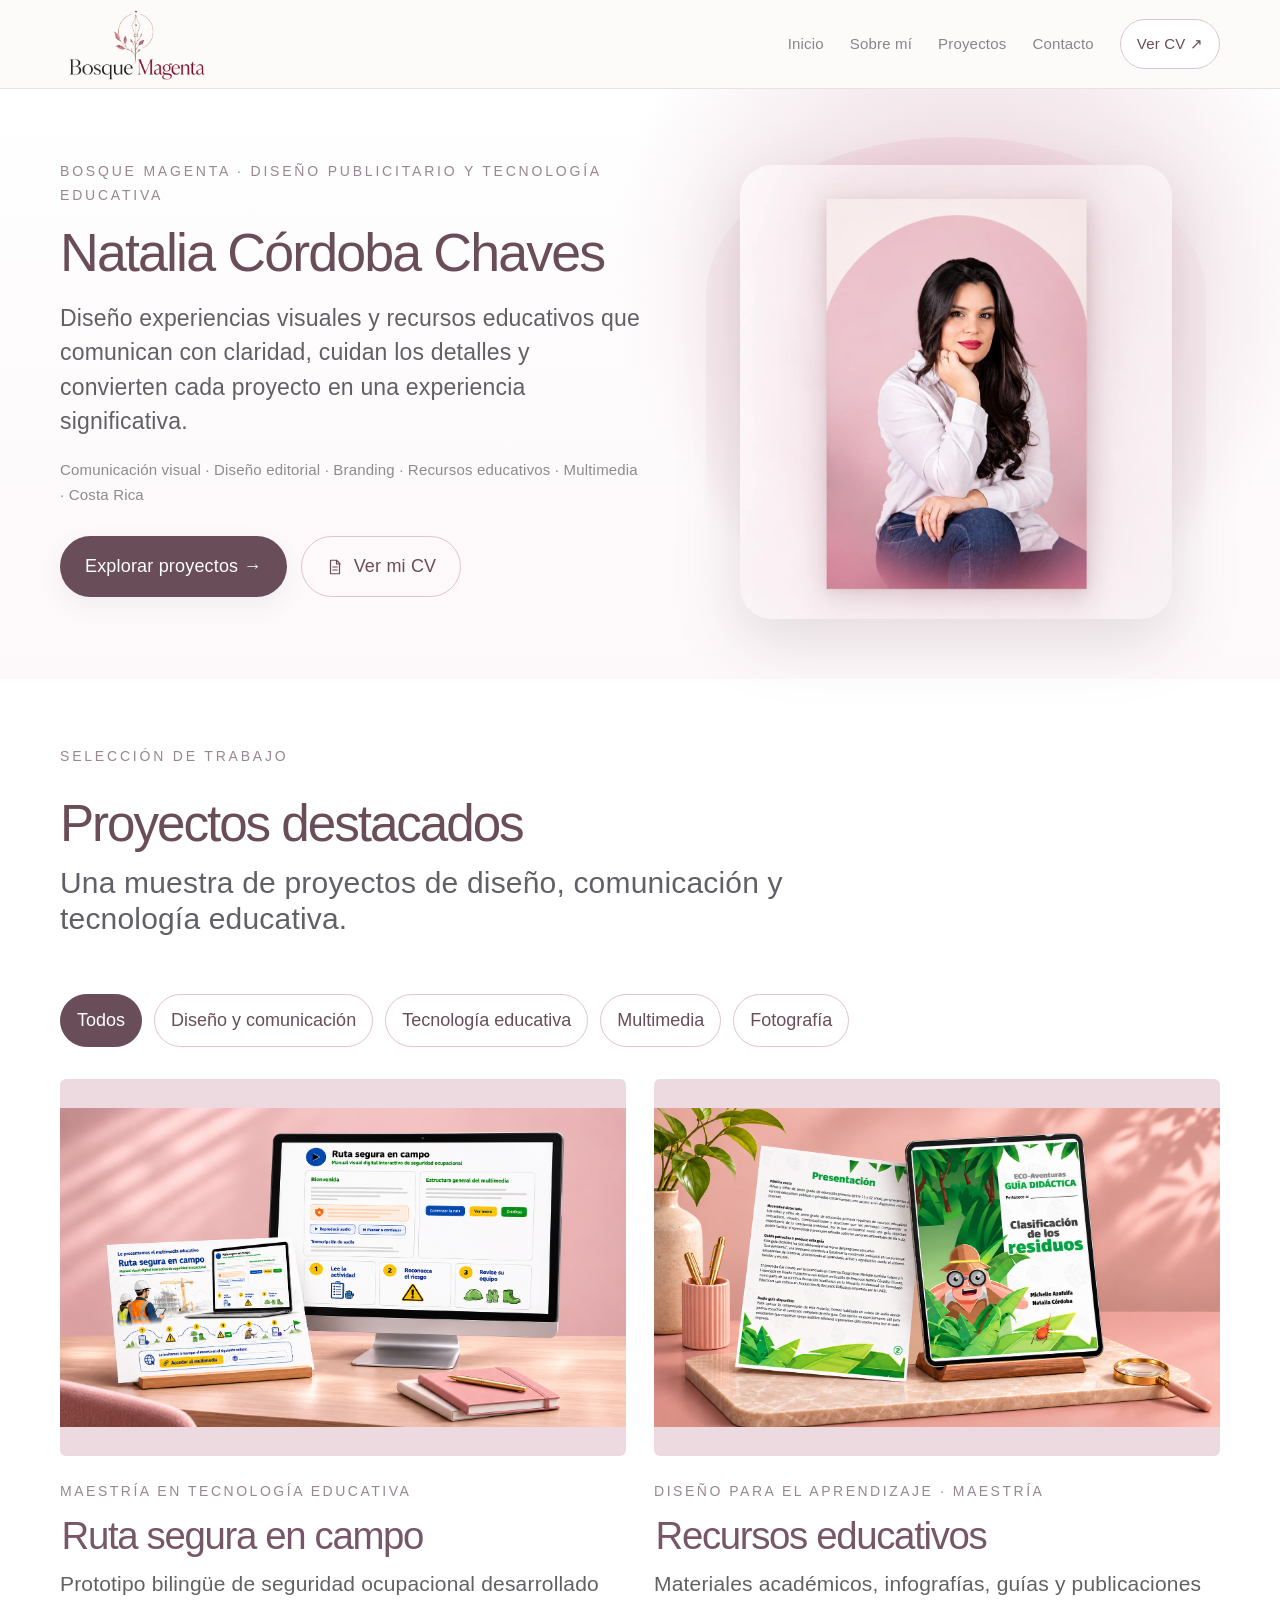
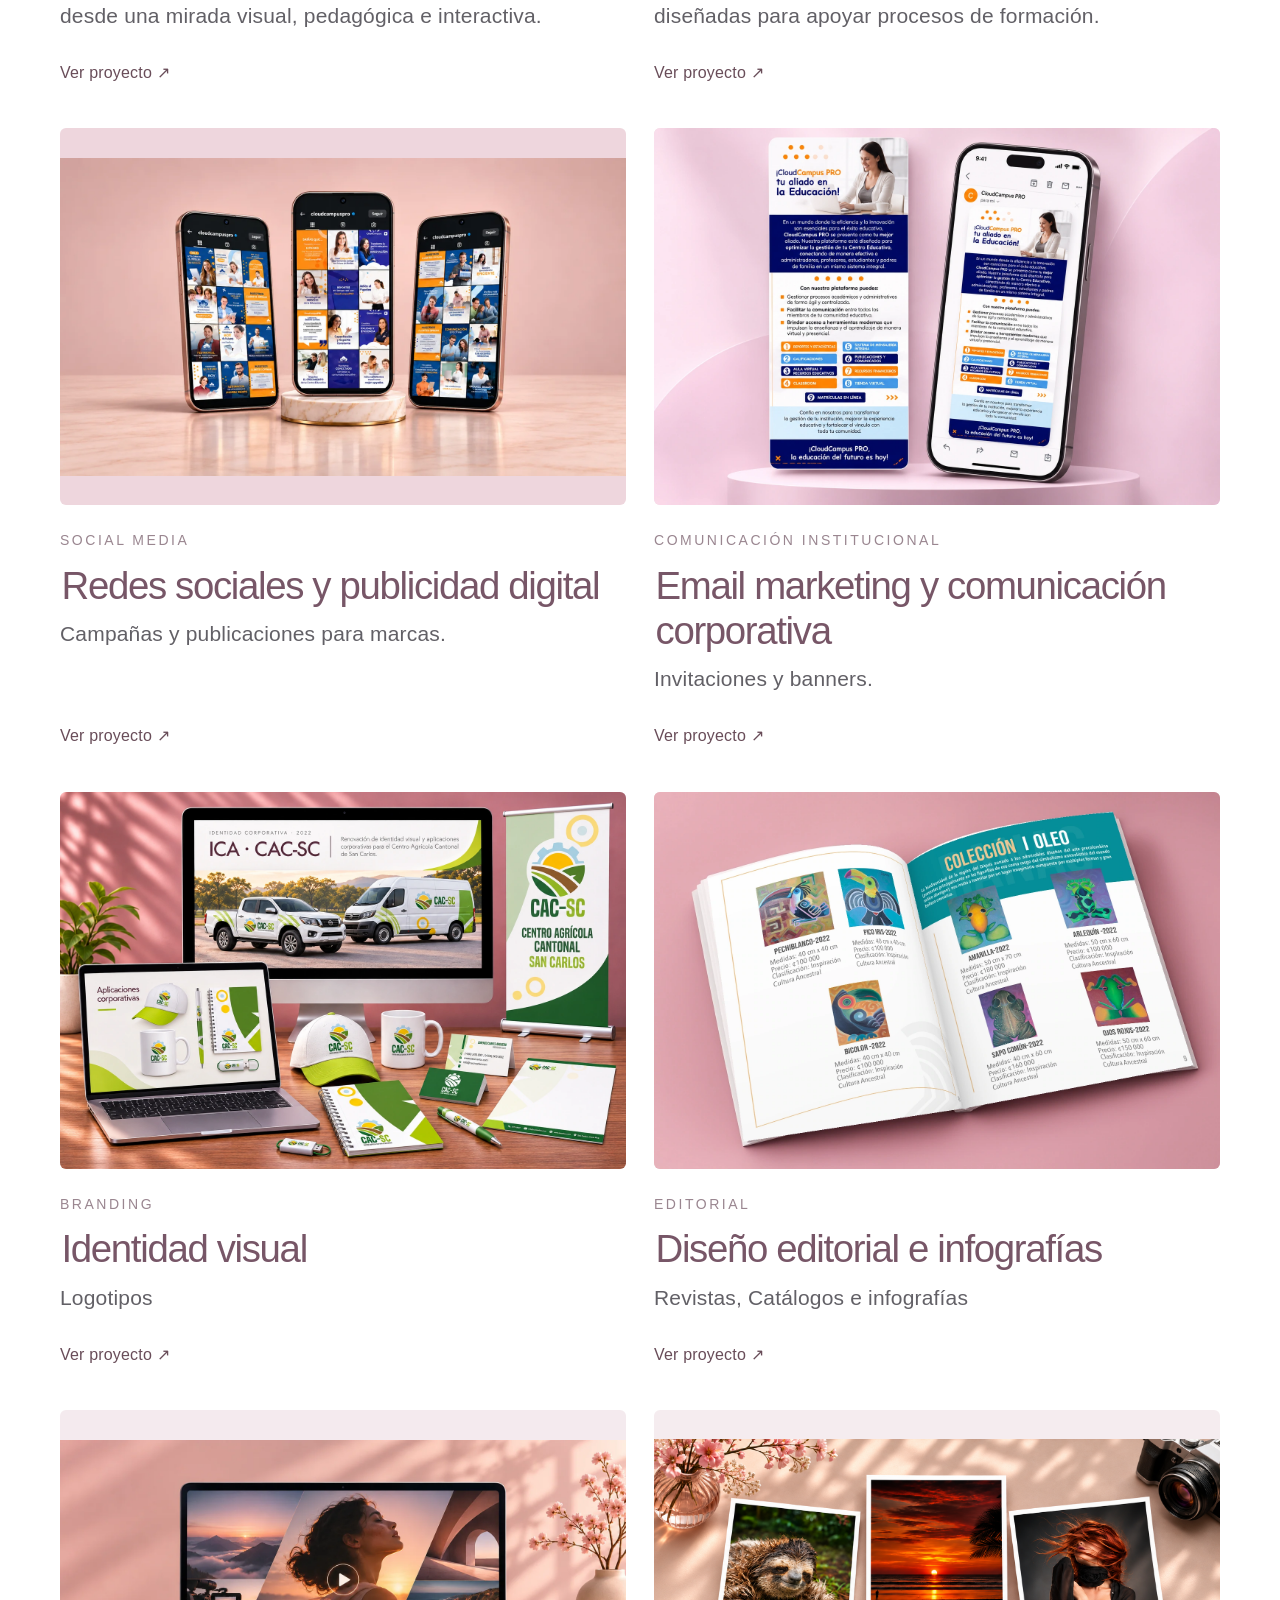
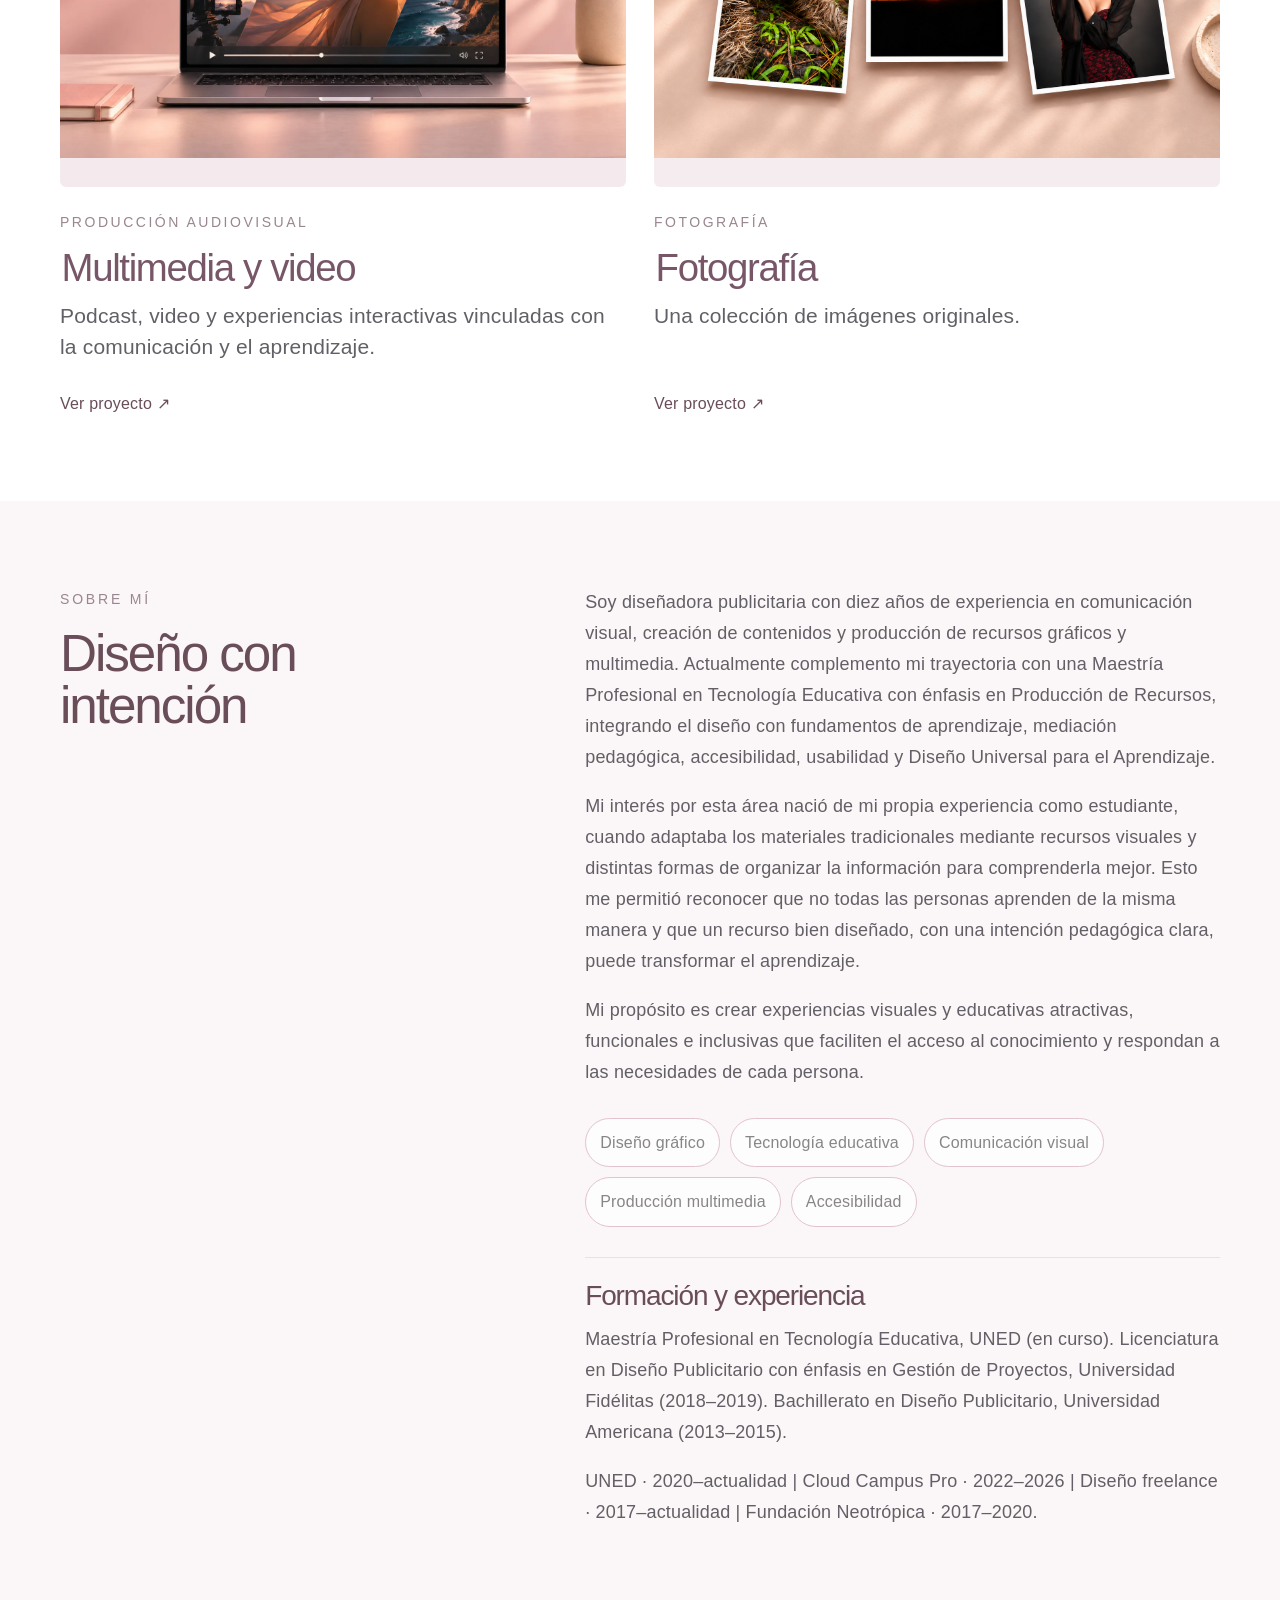
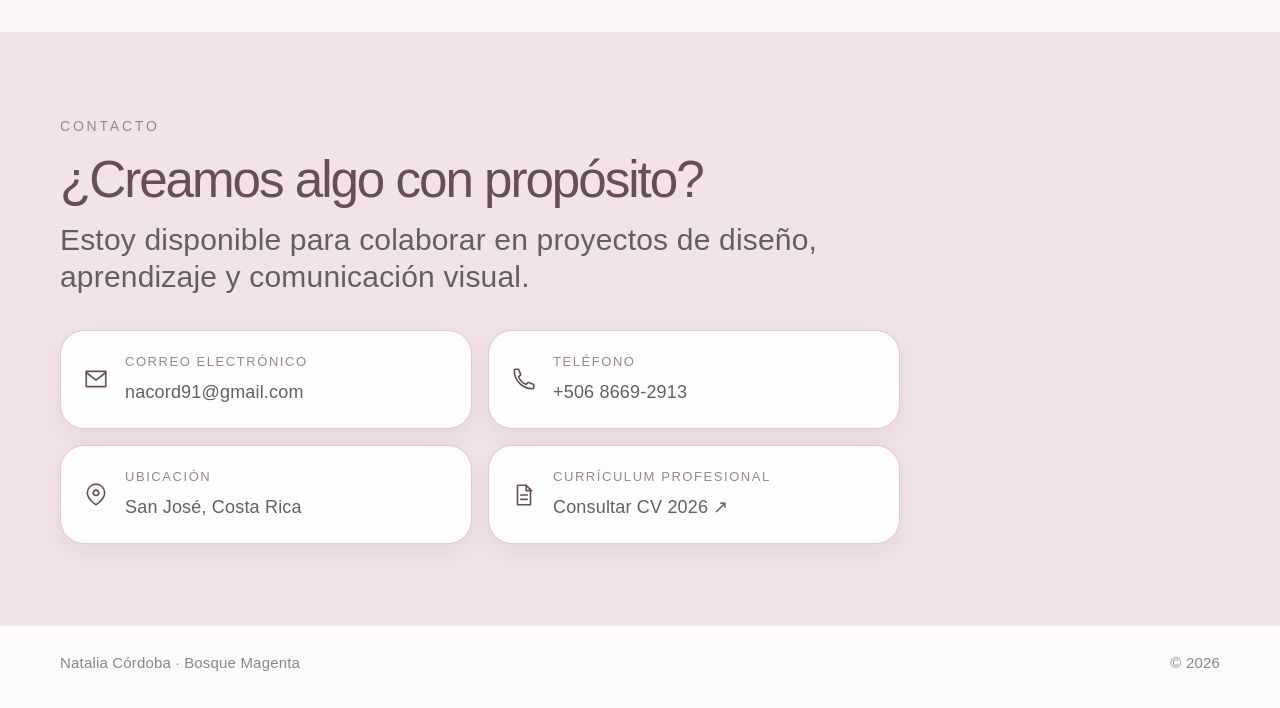
<file: index.html>
<!DOCTYPE html>

<html lang="es">
<head>
<meta charset="utf-8"/>
<meta content="width=device-width,initial-scale=1" name="viewport"/>
<title>Natalia Córdoba — Bosque Magenta</title>
<meta content="Portafolio profesional de Natalia Córdoba: diseño gráfico, comunicación visual y tecnología educativa." name="description"/>
<link rel="stylesheet" href="styles.css"/>

<style id="identity-editorial-style">

/* Identidad visual: composiciones editoriales, archivos originales intactos. */
#view-identidad-visual .iv-intro{padding:24px 0 30px;border-bottom:1px solid #e8e0e3}
#view-identidad-visual .iv-intro .lead{margin-bottom:24px}
#view-identidad-visual .iv-meta{display:flex;justify-content:space-between;gap:15px;flex-wrap:wrap;color:#806c75;font:400 12px/1.5 Arial,sans-serif;letter-spacing:.12em;text-transform:uppercase}
#view-identidad-visual .iv-index{min-height:0;justify-content:flex-start;margin:22px 0 54px;gap:8px}
#view-identidad-visual .iv-index a{border-radius:4px;padding:8px 13px;font-size:15px;background:white}
#view-identidad-visual .iv-heading{margin:0 0 28px}
#view-identidad-visual .iv-heading .eyebrow{margin:0 0 12px}
#view-identidad-visual .iv-heading h2{font-size:clamp(30px,4vw,48px)}
#view-identidad-visual .iv-heading .case-desc{margin:15px 0 0}
#view-identidad-visual .iv-case{padding:32px 0 54px;margin:0 0 42px;border:0;border-top:1px solid #e8e0e3}
#view-identidad-visual .iv-case-head{display:grid;grid-template-columns:minmax(0,1fr) minmax(0,1fr);align-items:end;gap:26px;margin:0 0 24px}
#view-identidad-visual .iv-case-head .eyebrow{font-size:12px;margin:0 0 10px}
#view-identidad-visual .iv-case-head h2{font-size:clamp(35px,5vw,62px);margin:0}
#view-identidad-visual .iv-case-head .case-desc{margin:0;font-size:19px;line-height:1.5}
#view-identidad-visual .iv-hero-grid,#view-identidad-visual .iv-adcon{display:grid;grid-template-columns:minmax(0,1.65fr) minmax(0,1fr);gap:20px;align-items:start}
#view-identidad-visual .iv-pieces{display:grid;grid-template-columns:repeat(3,minmax(0,1fr));gap:20px;align-items:start}
#view-identidad-visual .iv-piece,#view-identidad-visual .iv-mark{margin:0;min-width:0}
#view-identidad-visual .iv-stage,#view-identidad-visual .iv-logo-stage{display:flex;align-items:center;justify-content:center;width:100%;height:auto;min-height:0;aspect-ratio:4/3;background:#fff;border:1px solid #e8e5e3;border-radius:5px;padding:10%;overflow:hidden;transition:box-shadow .2s,transform .2s}
#view-identidad-visual .iv-stage img,#view-identidad-visual .iv-logo-stage img{display:block;width:100%;height:100%;max-width:100%;max-height:100%;object-fit:contain;object-position:center;filter:none;transform:none;border-radius:0}
#view-identidad-visual .iv-stage:hover,#view-identidad-visual .iv-logo-stage:hover{box-shadow:0 8px 28px #49324112;transform:translateY(-2px)}
#view-identidad-visual .iv-hero-grid .iv-stage{aspect-ratio:auto;height:clamp(260px,36vw,430px)}
#view-identidad-visual .iv-hero .iv-stage{background:linear-gradient(145deg,#f7f8f3,#e6eadf);padding:5%}
#view-identidad-visual .iv-product .iv-stage{background:linear-gradient(145deg,#f8f8f4,#e8eae3);padding:3%}
#view-identidad-visual .iv-paper .iv-stage{background:#f2f0ef;padding:8%}
#view-identidad-visual .iv-paper .iv-stage img{width:auto;height:100%;box-shadow:4px 8px 20px #49324122;border:1px solid #e6e4e1}
#view-identidad-visual .iv-vehicle .iv-stage{background:#f7f6f5;padding:3%}
#view-identidad-visual .iv-adcon .iv-stage{aspect-ratio:auto;height:clamp(300px,37vw,465px)}
#view-identidad-visual .iv-adcon .iv-paper .iv-stage{background:linear-gradient(145deg,#f2f5f5,#e1e9ea)}
#view-identidad-visual .iv-subhead{display:flex;justify-content:space-between;align-items:baseline;gap:12px;margin:38px 0 15px}
#view-identidad-visual .iv-subhead h3{font-size:clamp(23px,2.8vw,31px)}
#view-identidad-visual .iv-subhead span{font:400 12px Arial,sans-serif;letter-spacing:.08em;color:#806c75}
#view-identidad-visual .iv-piece figcaption{font-size:16px;margin:10px 0 0;line-height:1.4;color:#696269}
#view-identidad-visual .iv-collection{padding-top:36px;border-top:1px solid #e8e0e3}
#view-identidad-visual .iv-marks{display:grid;grid-template-columns:repeat(3,minmax(0,1fr));gap:30px 22px;align-items:start}
#view-identidad-visual .iv-logo-stage{aspect-ratio:4/3;padding:14%;background:#fff}
#view-identidad-visual .iv-mark figcaption{display:flex;justify-content:space-between;align-items:flex-start;gap:8px;margin:12px 0 0;font-size:17px;line-height:1.4;color:#644956}
#view-identidad-visual .iv-mark figcaption span:last-child{color:#a17c8c}
#view-identidad-visual .iv-mark-desc{font-size:15px;line-height:1.45;margin:5px 0 0}
#view-identidad-visual .iv-end{margin-top:52px}
@media(max-width:760px){
#view-identidad-visual .iv-case-head,#view-identidad-visual .iv-hero-grid,#view-identidad-visual .iv-adcon{grid-template-columns:1fr;gap:15px}
#view-identidad-visual .iv-hero-grid .iv-stage,#view-identidad-visual .iv-adcon .iv-stage{height:auto;aspect-ratio:4/3}
#view-identidad-visual .iv-pieces,#view-identidad-visual .iv-marks{grid-template-columns:repeat(2,minmax(0,1fr));gap:20px 14px}
#view-identidad-visual .iv-index{margin-bottom:36px}
#view-identidad-visual .iv-case{margin-bottom:24px;padding-bottom:28px}
}
@media(max-width:440px){
#view-identidad-visual .iv-pieces,#view-identidad-visual .iv-marks{grid-template-columns:1fr}
#view-identidad-visual .iv-paper .iv-stage{aspect-ratio:1}
#view-identidad-visual .iv-meta{font-size:11px}
}
@media(prefers-reduced-motion:reduce){#view-identidad-visual .iv-stage,#view-identidad-visual .iv-logo-stage{transition:none}}


/* Colección: marcos con altura definida, logos originales completos y sin recorte. */
#coleccion-identidades .iv-marks .iv-mark{min-width:0}
#view-identidad-visual #coleccion-identidades .iv-logo-stage{
 position:relative!important;display:block!important;width:100%!important;height:auto!important;
 aspect-ratio:4/3!important;min-height:0!important;padding:0!important;overflow:visible!important;background:#fff!important;
}
#view-identidad-visual #coleccion-identidades .iv-logo-stage img{
 position:absolute!important;inset:10%!important;display:block!important;width:80%!important;height:80%!important;
 max-width:80%!important;max-height:80%!important;min-width:0!important;min-height:0!important;
 object-fit:contain!important;object-position:center!important;margin:0!important;padding:0!important;
 border:0!important;clip-path:none!important;transform:none!important;filter:none!important;background:#fff!important;
}
</style>
</head>
<body>
<a class="skip" href="#main">Saltar al contenido</a>
<header>
<nav class="wrap">
<a href="#inicio"><img alt="Bosque Magenta" class="logo" data-local-src="assets/bosque-magenta.png"/></a>
<button aria-controls="navlinks" aria-expanded="false" class="menu">Menú</button>
<div class="navlinks" id="navlinks">
<a href="#inicio">Inicio</a>
<a href="#sobre-mi">Sobre mí</a>
<a href="#proyectos">Proyectos</a>

<a href="#contacto">Contacto</a>
<a class="nav-cv" data-local-href="assets/cv.pdf" rel="noopener" target="_blank">Ver CV ↗</a>
</div>
</nav>
</header>
<main data-view="home" id="home-view">
<div class="hero-band">
<section class="hero wrap" id="inicio">
<div>
<p class="eyebrow" data-cms-text="inicio.texto_001">Bosque Magenta · Diseño gráfico y tecnología educativa</p>
<h1 data-cms-text="inicio.texto_002">Natalia Córdoba</h1>
<p class="lead" data-cms-text="inicio.texto_003">Diseño experiencias visuales y recursos educativos que comunican con claridad, cuidan los detalles y convierten cada proyecto en una experiencia significativa.</p>
<p class="hero-note" data-cms-text="inicio.texto_004">Comunicación visual · Diseño editorial · Branding · Recursos educativos · Multimedia · Costa Rica</p>
<div class="hero-actions">
<a class="btn" href="#proyectos">Explorar proyectos →</a>
<a class="btn btn-outline" data-local-href="assets/cv.pdf" rel="noopener" target="_blank">
<svg aria-hidden="true" fill="none" stroke="currentColor" stroke-linecap="round" stroke-linejoin="round" stroke-width="1.6" viewbox="0 0 24 24"><path d="M6 3h8l4 4v14H6z"></path><path d="M14 3v5h5"></path><path d="M9 12h6"></path><path d="M9 16h6"></path></svg>
              Ver mi CV
            </a>
</div>
</div>
<div class="portrait-frame">
<img alt="Retrato profesional de Natalia Córdoba" class="portrait" src="assets/retrato-rosa-web.webp" width="1141" height="1200" style="height:auto;object-fit:contain" decoding="async"/>
</div>
</section>
</div>
<div class="work-band">
<section class="work wrap" id="proyectos">
<div class="section-intro">
<p class="eyebrow" data-cms-text="portadas.texto_001">Selección de trabajo</p>
<h2 data-cms-text="portadas.texto_002">Proyectos destacados</h2>
<p class="lead" data-cms-text="portadas.texto_003">Una muestra de proyectos de diseño, comunicación y tecnología educativa.</p>
</div>
<div aria-label="Filtrar proyectos" class="filters">
<button aria-pressed="true" class="active" data-filter="all">Todos</button>
<button aria-pressed="false" data-filter="design">Diseño y comunicación</button>
<button aria-pressed="false" data-filter="education">Tecnología educativa</button>
<button aria-pressed="false" data-filter="media">Multimedia</button>
<button aria-pressed="false" data-filter="photo">Fotografía</button></div>
<div class="projects">
<article class="project" data-category="education">
<a class="cover" href="#view-ruta-segura-en-campo"><img alt="Vista previa de Ruta segura en campo" data-local-src="assets/ruta-escritorio.png" loading="lazy"/></a>
<div class="project-copy">
<p class="eyebrow" data-cms-text="portadas.texto_004">Maestría en Tecnología Educativa</p>
<h3 data-cms-text="portadas.texto_005">Ruta segura en campo</h3>
<p data-cms-text="portadas.texto_006">Prototipo bilingüe de seguridad ocupacional desarrollado desde una mirada visual, pedagógica e interactiva.</p>
<a class="more" href="#view-ruta-segura-en-campo">Ver proyecto ↗</a>
</div>
</article>
<article class="project" data-category="education">
<a class="cover" href="#view-recursos-educativos-y-moodle"><img alt="Vista previa de Recursos educativos" data-local-src="assets/eco-escritorio.png" loading="lazy"/></a>
<div class="project-copy">
<p class="eyebrow" data-cms-text="portadas.texto_007">Diseño para el aprendizaje · Maestría</p>
<h3 data-cms-text="portadas.texto_008">Recursos educativos</h3>
<p data-cms-text="portadas.texto_009">Materiales académicos, infografías, guías y publicaciones diseñadas para apoyar procesos de formación.</p>
<a class="more" href="#view-recursos-educativos-y-moodle">Ver proyecto ↗</a>
</div>
</article>
<article class="project" data-category="design">
<a class="cover" href="#view-contenido-para-redes"><img alt="Vista previa de Redes sociales y publicidad digital" src="assets/portada-redes-escritorio.webp" loading="lazy"/></a>
<div class="project-copy">
<p class="eyebrow" data-cms-text="portadas.texto_010">Social media</p>
<h3 data-cms-text="portadas.texto_011">Redes sociales y publicidad digital</h3>
<p data-cms-text="portadas.texto_012">Campañas, publicaciones e historias para marcas, instituciones y proyectos con presencia digital.</p>
<a class="more" href="#view-contenido-para-redes">Ver proyecto ↗</a>
</div>
</article>
<article class="project" data-category="design">
<a class="cover" href="#view-comunicacion-corporativa"><img alt="Vista previa de Email marketing y comunicación corporativa" data-local-src="assets/mockup-aliado.webp" loading="lazy"/></a>
<div class="project-copy">
<p class="eyebrow" data-cms-text="portadas.texto_013">Comunicación institucional</p>
<h3 data-cms-text="portadas.texto_014">Email marketing y comunicación corporativa</h3>
<p data-cms-text="portadas.texto_015">Invitaciones, banners y piezas institucionales presentadas en formatos de visualización más completos y profesionales.</p>
<a class="more" href="#view-comunicacion-corporativa">Ver proyecto ↗</a>
</div>
</article>
<article class="project" data-category="design">
<a class="cover" href="#view-identidad-visual"><img alt="Vista previa de Identidad visual" data-local-src="assets/cac-sc-presentacion.webp" loading="lazy"/></a>
<div class="project-copy">
<p class="eyebrow" data-cms-text="portadas.texto_016">Branding</p>
<h3 data-cms-text="portadas.texto_017">Identidad visual</h3>
<p data-cms-text="portadas.texto_018">Logotipos y aplicaciones de marca con una presentación clara, ordenada y cuidada.</p>
<a class="more" href="#view-identidad-visual">Ver proyecto ↗</a>
</div>
</article>
<article class="project" data-category="design">
<a class="cover" href="#view-infografias-y-diseno-editorial"><img alt="Vista previa de Diseño editorial e infografías" data-local-src="assets/portada-infografias-y-diseno-editorial.webp" loading="lazy"/></a>
<div class="project-copy">
<p class="eyebrow" data-cms-text="portadas.texto_019">Editorial</p>
<h3 data-cms-text="portadas.texto_020">Diseño editorial e infografías</h3>
<p data-cms-text="portadas.texto_021">Publicaciones, revistas, catálogos e infografías presentadas con vista completa y navegación por páginas.</p>
<a class="more" href="#view-infografias-y-diseno-editorial">Ver proyecto ↗</a>
</div>
</article>
<article class="project" data-category="media">
<a class="cover" href="#view-multimedia-y-video"><img alt="Vista previa de Multimedia y video" src="assets/portada-multimedia-escritorio.webp?v=2" width="1500" height="844" style="object-fit:contain;object-position:center;display:block" decoding="async"/></a>
<div class="project-copy">
<p class="eyebrow" data-cms-text="portadas.texto_022">Producción audiovisual</p>
<h3 data-cms-text="portadas.texto_023">Multimedia y video</h3>
<p data-cms-text="portadas.texto_024">Podcast, video y experiencias interactivas vinculadas con la comunicación y el aprendizaje.</p>
<a class="more" href="#view-multimedia-y-video">Ver proyecto ↗</a>
</div>
</article><article class="project" data-category="photo">
<a class="cover" href="#view-fotografia"><img alt="Vista previa de Fotografía" data-local-src="assets/fotografia-escritorio.png" loading="lazy"/></a>
<div class="project-copy">
<p class="eyebrow" data-cms-text="portadas.texto_025">Fotografía</p>
<h3 data-cms-text="portadas.texto_026">Fotografía</h3>
<p data-cms-text="portadas.texto_027">Naturaleza, paisajes, retrato y fotografía publicitaria: una colección de imágenes originales.</p>
<a class="more" href="#view-fotografia">Ver proyecto ↗</a>
</div>
</article>
</div>
</section>
</div>
<section class="about" id="sobre-mi">
<div class="wrap split">
<div>
<p class="eyebrow" data-cms-text="sobre-mi.texto_001">Sobre mí</p>
<h2 data-cms-text="sobre-mi.texto_002">Diseño con intención</h2>
</div>
<div>
<p data-cms-text="sobre-mi.texto_003">Soy diseñadora publicitaria con diez años de experiencia en comunicación visual, creación de contenidos y producción de recursos gráficos y multimedia. Actualmente complemento mi trayectoria con una Maestría Profesional en Tecnología Educativa con énfasis en Producción de Recursos, integrando el diseño con fundamentos de aprendizaje, mediación pedagógica, accesibilidad, usabilidad y Diseño Universal para el Aprendizaje.</p>
<p data-cms-text="sobre-mi.texto_004">Mi interés por esta área nació de mi propia experiencia como estudiante, cuando adaptaba los materiales tradicionales mediante recursos visuales y distintas formas de organizar la información para comprenderla mejor. Esto me permitió reconocer que no todas las personas aprenden de la misma manera y que un recurso bien diseñado, con una intención pedagógica clara, puede transformar el aprendizaje.</p>
<p data-cms-text="sobre-mi.texto_005">Mi propósito es crear experiencias visuales y educativas atractivas, funcionales e inclusivas que faciliten el acceso al conocimiento y respondan a las necesidades de cada persona.</p>
<div class="tags">
<span>Diseño gráfico</span><span>Tecnología educativa</span><span>Comunicación visual</span><span>Producción multimedia</span><span>Accesibilidad</span>
</div>
<div class="experience">
<h3 data-cms-text="sobre-mi.texto_006">Formación y experiencia</h3>
<p data-cms-text="sobre-mi.texto_007">Maestría Profesional en Tecnología Educativa, UNED (en curso). Licenciatura en Diseño Publicitario con énfasis en Gestión de Proyectos, Universidad Fidélitas (2018–2019). Bachillerato en Diseño Publicitario, Universidad Americana (2013–2015).</p>
<p data-cms-text="sobre-mi.texto_008">UNED · 2020–actualidad | Cloud Campus Pro · 2022–2026 | Diseño freelance · 2017–actualidad | Fundación Neotrópica · 2017–2020.</p>
</div>
</div>
</div>
</section>

<section class="contact" id="contacto">
<div class="wrap">
<p class="eyebrow" data-cms-text="contacto.texto_001">Contacto</p>
<h2 data-cms-text="contacto.texto_002">¿Creamos algo con propósito?</h2>
<p class="lead" data-cms-text="contacto.texto_003">Estoy disponible para colaborar en proyectos de diseño, aprendizaje y comunicación visual.</p>
<div class="contact-grid">
<a href="mailto:nacord91@gmail.com">
<svg aria-hidden="true" fill="none" stroke="currentColor" stroke-linecap="round" stroke-linejoin="round" stroke-width="1.5" viewbox="0 0 24 24"><path d="M3 5h18v14H3z"></path><path d="m3 6 9 7 9-7"></path></svg>
<span><small>Correo electrónico</small>nacord91@gmail.com</span>
</a>
<a href="tel:+50686692913">
<svg aria-hidden="true" fill="none" stroke="currentColor" stroke-linecap="round" stroke-linejoin="round" stroke-width="1.5" viewbox="0 0 24 24"><path d="M7 3H4a1 1 0 0 0-1 1c0 9.4 7.6 17 17 17a1 1 0 0 0 1-1v-3l-5-2-2 2a12 12 0 0 1-7-7l2-2-2-5z"></path></svg>
<span><small>Teléfono</small>+506 8669-2913</span>
</a>
<div>
<svg aria-hidden="true" fill="none" stroke="currentColor" stroke-linecap="round" stroke-linejoin="round" stroke-width="1.5" viewbox="0 0 24 24"><path d="M20 10c0 6-8 11-8 11S4 16 4 10a8 8 0 1 1 16 0z"></path><circle cx="12" cy="10" r="2.5"></circle></svg>
<span><small>Ubicación</small>San José, Costa Rica</span>
</div>
<a data-local-href="assets/cv.pdf" rel="noopener" target="_blank">
<svg aria-hidden="true" fill="none" stroke="currentColor" stroke-linecap="round" stroke-linejoin="round" stroke-width="1.5" viewbox="0 0 24 24"><path d="M6 3h8l4 4v14H6z"></path><path d="M14 3v5h5"></path><path d="M9 12h6"></path><path d="M9 16h6"></path></svg>
<span><small>Currículum profesional</small>Consultar CV 2026 ↗</span>
</a>
</div>
</div>
</section>
</main><main class="wrap detail edu-detail" data-project="ruta-segura-en-campo" data-view="ruta-segura-en-campo" hidden="" id="view-ruta-segura-en-campo"><p class="eyebrow" data-cms-text="ruta-segura-en-campo.texto_001">Portafolio / Ruta segura en campo</p><h1 data-cms-text="ruta-segura-en-campo.texto_002">Ruta segura en campo</h1><p class="lead" data-cms-text="ruta-segura-en-campo.texto_003">Manual visual digital, interactivo y bilingüe para la capacitación básica en seguridad ocupacional. Trabajo final de graduación en desarrollo.</p><div class="detail-preview"><img alt="Vista previa del proyecto" data-local-src="assets/ruta-escritorio.png"/></div><section class="case" id="ruta-segura-en-campo-caso-1"><h2 data-cms-text="ruta-segura-en-campo.texto_004">Sobre el proyecto</h2><p class="case-desc" data-cms-text="ruta-segura-en-campo.texto_005">Recurso educativo dirigido a trabajadores hispanohablantes en la instalación de paneles solares. Facilita la comprensión de riesgos, medidas preventivas y procedimientos de seguridad. Proyecto colaborativo de la Maestría en Tecnología Educativa.</p><div class="edu-original"><figure><a class="resource-link" href="https://canva.link/bl7uuwir4wpfxe7" rel="noopener noreferrer" target="_blank"><img alt="Ruta segura en campo · prototipo" data-local-src="assets/ruta-segura-en-campo-prototipo.webp" loading="lazy"/></a><figcaption data-cms-text="ruta-segura-en-campo.texto_006">Presentación original del recurso</figcaption></figure></div></section><a class="btn" href="#proyectos">Ver otros proyectos</a></main><main class="wrap detail edu-detail" data-project="recursos-educativos-y-moodle" data-view="recursos-educativos-y-moodle" hidden="" id="view-recursos-educativos-y-moodle"><p class="eyebrow" data-cms-text="recursos-educativos-y-moodle.texto_001">Portafolio / Recursos educativos</p><h1 data-cms-text="recursos-educativos-y-moodle.texto_002">Recursos educativos</h1><p class="lead" data-cms-text="recursos-educativos-y-moodle.texto_003">Una selección de guías didácticas, recursos interactivos e infografías diseñados para facilitar el aprendizaje.</p><div class="detail-preview"><img alt="Vista previa del proyecto" data-local-src="assets/eco-escritorio.png"/></div><nav aria-label="Proyectos de esta categoría" class="case-index edu-index"><a href="#recursos-educativos-y-moodle-caso-2">ECO-Aventuras</a><a href="#recursos-educativos-y-moodle-salvemos">Salvemos el planeta</a><a href="#recursos-educativos-y-moodle-caso-1">Guía de inducción UNED</a><a href="#recursos-educativos-y-moodle-caso-3">Infografías educativas</a></nav><section class="case edu-case" id="recursos-educativos-y-moodle-caso-2"><p class="edu-kicker" data-cms-text="recursos-educativos-y-moodle.texto_004">Guía didáctica · Maestría</p><h2 data-cms-text="recursos-educativos-y-moodle.texto_005">ECO-Aventuras</h2><p class="case-desc" data-cms-text="recursos-educativos-y-moodle.texto_006">Guía de clasificación de residuos para sexto grado. Autoría y diseño pedagógico: Natalia Córdoba y Michelle Azofeifa. Revisión y edición: Natalia Córdoba. Ilustraciones: Freepik. Julio 2025. Proyecto de la Maestría en Tecnología Educativa.</p><figure class="edu-feature"><img alt="ECO-Aventuras: guía didáctica en tableta y página impresa" data-local-src="assets/eco-escritorio.png" loading="lazy"/></figure><div class="book-view" data-pages='["assets/libros/eco/001.webp", "assets/libros/eco/002.webp", "assets/libros/eco/003.webp", "assets/libros/eco/004.webp", "assets/libros/eco/005.webp", "assets/libros/eco/006.webp", "assets/libros/eco/007.webp", "assets/libros/eco/008.webp", "assets/libros/eco/009.webp", "assets/libros/eco/010.webp", "assets/libros/eco/011.webp", "assets/libros/eco/012.webp", "assets/libros/eco/013.webp"]'><div class="book-stage"><img alt="Portada" class="book-left" data-local-src="assets/libros/eco/001.webp"/><img alt="Página siguiente" class="book-right" hidden=""/></div><div class="book-controls"><button class="prev" type="button">← Anterior</button><span class="book-count">Portada · 13 páginas</span><button class="next" type="button">Siguiente →</button></div></div><details class="edu-interactive"><summary>Ver recurso interactivo aquí</summary><div class="embed"><iframe allowfullscreen="" loading="lazy" src="https://view.genially.com/68fd9c48001b047b4409fc16" title="ECO-Aventuras"></iframe></div></details><a class="btn" href="https://view.genially.com/68fd9c48001b047b4409fc16" rel="noopener noreferrer" target="_blank">Explorar ECO-Aventuras en Genially ↗</a></section><section class="case edu-case" id="recursos-educativos-y-moodle-salvemos"><p class="edu-kicker" data-cms-text="recursos-educativos-y-moodle.texto_007">Multimedia interactiva · Maestría</p><h2 data-cms-text="recursos-educativos-y-moodle.texto_008">Salvemos el planeta</h2><p class="case-desc" data-cms-text="recursos-educativos-y-moodle.texto_009">Proyecto de la Maestría en Tecnología Educativa sobre sostenibilidad y consumo responsable. Incluye una infografía sobre moda sostenible y un recurso multimedia interactivo.</p><div class="environment-infographic"><h3 data-cms-text="recursos-educativos-y-moodle.texto_010">Infografía · Fast Fashion y moda sostenible</h3><p data-cms-text="recursos-educativos-y-moodle.texto_011">Material del proyecto Salvemos el planeta.</p><div class="device-stage"><div class="device tablet" style="width:85%;max-width:800px"><div class="device-screen"><a class="resource-link" href="https://view.genially.com/692cbf71e469711b24816725" rel="noopener noreferrer" target="_blank"><img alt="Infografía sobre fast fashion y moda sostenible" src="assets/embedded/f82e17ff59ae395f.png"/></a></div></div></div><a class="more" data-local-href="assets/infografia-fast-fashion.pdf" rel="noopener" target="_blank">Consultar infografía completa (PDF) ↗</a></div><details class="edu-interactive"><summary>Ver recurso interactivo aquí</summary><div class="embed"><iframe allowfullscreen="" loading="lazy" src="https://view.genially.com/692cbf71e469711b24816725" title="Salvemos el planeta"></iframe></div></details><a class="btn" href="https://view.genially.com/692cbf71e469711b24816725" rel="noopener noreferrer" target="_blank">Explorar Salvemos el planeta en Genially ↗</a></section><section class="case edu-case" id="recursos-educativos-y-moodle-caso-1"><p class="edu-kicker" data-cms-text="recursos-educativos-y-moodle.texto_012">Diseño editorial educativo</p><h2 data-cms-text="recursos-educativos-y-moodle.texto_013">Guía de inducción UNED</h2><p class="case-desc" data-cms-text="recursos-educativos-y-moodle.texto_014">Diseño editorial para estudiantes de Ingeniería Informática, 2020.</p><a aria-label="Ampliar portada de guía de inducción" class="zoom uned-stage uned-book" data-local-href="assets/libros/manual/001.webp"><div class="uned-page"><img alt="Guía de inducción UNED · portada" data-local-src="assets/libros/manual/001.webp" loading="lazy"/></div><div class="uned-page"><img alt="Guía de inducción UNED · página interior" data-local-src="assets/libros/manual/003.webp" loading="lazy"/></div></a><div class="book-view" data-pages='["assets/libros/manual/001.webp", "assets/libros/manual/002.webp", "assets/libros/manual/003.webp", "assets/libros/manual/004.webp", "assets/libros/manual/005.webp", "assets/libros/manual/006.webp", "assets/libros/manual/007.webp", "assets/libros/manual/008.webp", "assets/libros/manual/009.webp", "assets/libros/manual/010.webp", "assets/libros/manual/011.webp", "assets/libros/manual/012.webp", "assets/libros/manual/013.webp"]'><div class="book-stage"><img alt="Portada" class="book-left" data-local-src="assets/libros/manual/001.webp"/><img alt="Página siguiente" class="book-right" hidden=""/></div><div class="book-controls"><button class="prev" type="button">← Anterior</button><span class="book-count">Portada · 13 páginas</span><button class="next" type="button">Siguiente →</button></div></div></section><section class="case edu-case" id="recursos-educativos-y-moodle-caso-3"><p class="edu-kicker" data-cms-text="recursos-educativos-y-moodle.texto_015">Comunicación visual educativa</p><h2 data-cms-text="recursos-educativos-y-moodle.texto_016">Infografías educativas</h2><p class="case-desc" data-cms-text="recursos-educativos-y-moodle.texto_017">HyFlex (trabajo colaborativo), liderazgo y transformación digital.</p><div class="gallery detail-gallery uned-gallery"><figure><a aria-label="Ampliar Enfoque HyFlex · página 1" class="zoom uned-stage" data-local-href="assets/enfoque-hyflex-pagina-1.webp"><div class="uned-tablet"><img alt="Enfoque HyFlex · página 1" data-local-src="assets/enfoque-hyflex-pagina-1.webp" loading="lazy"/></div></a><figcaption data-cms-text="recursos-educativos-y-moodle.texto_018">Enfoque HyFlex · página 1</figcaption></figure><figure><a aria-label="Ampliar Cinco claves del liderazgo" class="zoom uned-stage" data-local-href="assets/cinco-claves-del-liderazgo.webp"><div class="uned-tablet portrait"><img alt="Cinco claves del liderazgo" data-local-src="assets/cinco-claves-del-liderazgo.webp" loading="lazy"/></div></a><figcaption data-cms-text="recursos-educativos-y-moodle.texto_019">Cinco claves del liderazgo</figcaption></figure><figure><a aria-label="Ampliar Transformación digital" class="zoom uned-stage" data-local-href="assets/transformacion-digital.webp"><div class="uned-tablet"><img alt="Transformación digital" data-local-src="assets/transformacion-digital.webp" loading="lazy"/></div></a><figcaption data-cms-text="recursos-educativos-y-moodle.texto_020">Transformación digital</figcaption></figure></div></section><a class="btn" href="#proyectos">Ver otros proyectos</a></main><main class="wrap detail" data-project="multimedia-y-video" data-view="multimedia-y-video" hidden="" id="view-multimedia-y-video"><p class="eyebrow" data-cms-text="multimedia-y-video.texto_001">Portafolio / Multimedia y video</p><h1 data-cms-text="multimedia-y-video.texto_002">Multimedia y video</h1><p class="lead" data-cms-text="multimedia-y-video.texto_003">Producción de podcast, video y recursos interactivos orientados a la comunicación y el aprendizaje.</p><div class="detail-preview"><img alt="Vista previa de Multimedia y video" src="assets/portada-multimedia-escritorio.webp?v=2" width="1500" height="844" style="display:block;width:100%;height:auto;object-fit:contain;margin:auto" decoding="async"/></div><nav aria-label="Proyectos de esta categoría" class="case-index"><a href="#multimedia-y-video-caso-3">CloudCampus PRO · Animación de logo</a><a href="#multimedia-y-video-caso-1">Educando sobre tsunamis</a><a href="#multimedia-y-video-caso-2">Podcast educativo</a></nav><section class="case" id="multimedia-y-video-caso-3"><h2 data-cms-text="multimedia-y-video.texto_004">CloudCampus PRO · Animación de logo</h2><p class="case-desc" data-cms-text="multimedia-y-video.texto_005">Animación de identidad visual con audio · 2025.</p><video controls playsinline preload="metadata" aria-label="Animación del logo de CloudCampus PRO con audio" data-local-src="assets/cloudcampus-animacion-logo-2025.mp4"></video></section><section class="case" id="multimedia-y-video-caso-1"><h2 data-cms-text="multimedia-y-video.texto_006">Educando sobre tsunamis</h2><p class="case-desc" data-cms-text="multimedia-y-video.texto_007">Podcast educativo · versión de audio.</p><audio controls="" data-local-src="assets/tsunamis.mp3" preload="none"></audio><div class="gallery"></div></section><section class="case" id="multimedia-y-video-caso-2"><h2 data-cms-text="multimedia-y-video.texto_008">Podcast educativo</h2><p class="case-desc" data-cms-text="multimedia-y-video.texto_009">Recurso audiovisual de la maestría.</p><video controls="" data-local-src="assets/podcast.mp4" preload="none"></video><div class="gallery"></div></section><a class="btn" href="#proyectos">Ver otros proyectos</a></main><main class="wrap detail" data-project="fotografia" data-view="fotografia" hidden="" id="view-fotografia"><p class="eyebrow" data-cms-text="fotografia.texto_001">Portafolio / Fotografía</p><h1 data-cms-text="fotografia.texto_002">Fotografía</h1><p class="lead" data-cms-text="fotografia.texto_003">Una mirada a la naturaleza, la luz y los detalles, junto con exploraciones de fotografía publicitaria, de producto y retrato.</p><div class="detail-preview photo-cover"><img alt="Selección de fotografías" data-local-src="assets/fotografia-escritorio.png"/></div><section aria-label="Galería fotográfica" class="photo-collection"><div class="photo-grid unified-photo-grid"><figure><a aria-label="Ampliar fotografía: Perezoso" class="zoom" data-local-href="assets/fotografia/coleccion-17.webp"><img alt="Perezoso" data-local-src="assets/fotografia/coleccion-17.webp" loading="lazy"/></a><figcaption data-cms-text="fotografia.titulo_foto_17">El arte de la calma</figcaption></figure><figure><a aria-label="Ampliar fotografía: Fresas con chocolate" class="zoom" data-local-href="assets/fotografia/coleccion-03.webp"><img alt="Fresas con chocolate" data-local-src="assets/fotografia/coleccion-03.webp" loading="lazy"/></a><figcaption data-cms-text="fotografia.titulo_foto_03">Dulce tentación</figcaption></figure><figure><a aria-label="Ampliar fotografía: Atardecer frente al mar" class="zoom" data-local-href="assets/fotografia/coleccion-08.webp"><img alt="Atardecer frente al mar" data-local-src="assets/fotografia/coleccion-08.webp" loading="lazy"/></a><figcaption data-cms-text="fotografia.titulo_foto_08">El último resplandor</figcaption></figure><figure><a aria-label="Ampliar fotografía: Mariposa azul" class="zoom" data-local-href="assets/fotografia/coleccion-11.webp"><img alt="Mariposa azul" data-local-src="assets/fotografia/coleccion-11.webp" loading="lazy"/></a><figcaption data-cms-text="fotografia.titulo_foto_11">Azul entre verdes</figcaption></figure><figure><a aria-label="Ampliar fotografía: Retrato editorial" class="zoom" data-local-href="assets/fotografia/coleccion-06.webp"><img alt="Retrato editorial" data-local-src="assets/fotografia/coleccion-06.webp" loading="lazy"/></a><figcaption data-cms-text="fotografia.titulo_foto_06">Danza del viento</figcaption></figure><figure><a aria-label="Ampliar fotografía: Arquitectura fantástica" class="zoom" data-local-href="assets/fotografia/coleccion-19.webp"><img alt="Arquitectura fantástica" data-local-src="assets/fotografia/coleccion-19.webp" loading="lazy"/></a><figcaption data-cms-text="fotografia.titulo_foto_19">Entre sueños y torres</figcaption></figure><figure><a aria-label="Ampliar fotografía: Hortensias" class="zoom" data-local-href="assets/fotografia/coleccion-09.webp"><img alt="Hortensias" data-local-src="assets/fotografia/coleccion-09.webp" loading="lazy"/></a><figcaption data-cms-text="fotografia.titulo_foto_09">Sinfonía en rosa</figcaption></figure><figure><a aria-label="Ampliar fotografía: Sendero entre el bosque" class="zoom" data-local-href="assets/fotografia/coleccion-01.webp"><img alt="Sendero entre el bosque" data-local-src="assets/fotografia/coleccion-01.webp" loading="lazy"/></a><figcaption data-cms-text="fotografia.titulo_foto_01">El sendero encantado</figcaption></figure><figure><a aria-label="Ampliar fotografía: Color y transparencias" class="zoom" data-local-href="assets/fotografia/coleccion-02.webp"><img alt="Color y transparencias" data-local-src="assets/fotografia/coleccion-02.webp" loading="lazy"/></a><figcaption data-cms-text="fotografia.titulo_foto_02">Universo de cristal</figcaption></figure><figure><a aria-label="Ampliar fotografía: Mono carablanca" class="zoom" data-local-href="assets/fotografia/coleccion-18.webp"><img alt="Mono carablanca" data-local-src="assets/fotografia/coleccion-18.webp" loading="lazy"/></a><figcaption data-cms-text="fotografia.titulo_foto_18">Curiosidad silvestre</figcaption></figure><figure><a aria-label="Ampliar fotografía: Atardecer a través de un lente" class="zoom" data-local-href="assets/fotografia/coleccion-07.webp"><img alt="Atardecer a través de un lente" data-local-src="assets/fotografia/coleccion-07.webp" loading="lazy"/></a><figcaption data-cms-text="fotografia.titulo_foto_07">El sol a través del cristal</figcaption></figure><figure><a aria-label="Ampliar fotografía: Geometría y luz" class="zoom" data-local-href="assets/fotografia/coleccion-14.webp"><img alt="Geometría y luz" data-local-src="assets/fotografia/coleccion-14.webp" loading="lazy"/></a><figcaption data-cms-text="fotografia.titulo_foto_14">Geometría luminosa</figcaption></figure><figure><a aria-label="Ampliar fotografía: Camino entre montañas" class="zoom" data-local-href="assets/fotografia/coleccion-04.webp"><img alt="Camino entre montañas" data-local-src="assets/fotografia/coleccion-04.webp" loading="lazy"/></a><figcaption data-cms-text="fotografia.titulo_foto_04">Camino al horizonte</figcaption></figure><figure><a aria-label="Ampliar fotografía: Cangrejo en la arena" class="zoom" data-local-href="assets/fotografia/coleccion-15.webp"><img alt="Cangrejo en la arena" data-local-src="assets/fotografia/coleccion-15.webp" loading="lazy"/></a><figcaption data-cms-text="fotografia.titulo_foto_15">Pequeño guardián de la arena</figcaption></figure><figure><a aria-label="Ampliar fotografía: Tulipanes" class="zoom" data-local-href="assets/fotografia/coleccion-10.webp"><img alt="Tulipanes" data-local-src="assets/fotografia/coleccion-10.webp" loading="lazy"/></a><figcaption data-cms-text="fotografia.titulo_foto_10">Primavera en flor</figcaption></figure><figure><a aria-label="Ampliar fotografía: Mirada hacia las copas" class="zoom" data-local-href="assets/fotografia/coleccion-05.webp"><img alt="Mirada hacia las copas" data-local-src="assets/fotografia/coleccion-05.webp" loading="lazy"/></a><figcaption data-cms-text="fotografia.titulo_foto_05">Hacia el cielo</figcaption></figure><figure><a aria-label="Ampliar fotografía: Destellos" class="zoom" data-local-href="assets/fotografia/coleccion-16.webp"><img alt="Destellos" data-local-src="assets/fotografia/coleccion-16.webp" loading="lazy"/></a><figcaption data-cms-text="fotografia.titulo_foto_16">Instantes de luz</figcaption></figure><figure><a aria-label="Ampliar fotografía: Luz del ocaso" class="zoom" data-local-href="assets/fotografia/coleccion-13.webp"><img alt="Luz del ocaso" data-local-src="assets/fotografia/coleccion-13.webp" loading="lazy"/></a><figcaption data-cms-text="fotografia.titulo_foto_13">Susurros del ocaso</figcaption></figure></div></section><a class="btn" href="#proyectos">Ver otros proyectos</a></main><main class="wrap detail" data-project="infografias-y-diseno-editorial" data-view="infografias-y-diseno-editorial" hidden="" id="view-infografias-y-diseno-editorial"><p class="eyebrow" data-cms-text="infografias-y-diseno-editorial.texto_001">Portafolio / Infografías y diseño editorial</p><h1 data-cms-text="infografias-y-diseno-editorial.texto_002">Diseño editorial e infografías</h1><p class="lead" data-cms-text="infografias-y-diseno-editorial.texto_003">Diagramación de publicaciones y organización visual de información.</p><div class="detail-preview"><img alt="Vista previa del proyecto" data-local-src="assets/portada-infografias-y-diseno-editorial.webp"/></div><nav aria-label="Proyectos de esta categoría" class="case-index"><a href="#infografias-y-diseno-editorial-caso-1">Revista Acontecer Pastor Alemán</a><a href="#infografias-y-diseno-editorial-caso-2">Catálogo de obras</a><a href="#infografias-y-diseno-editorial-caso-3">Mi Secre Virtual</a><a href="#infografias-y-diseno-editorial-caso-4">Cloud Campus Pro · materiales impresos y libro para colorear</a><a href="#infografias-y-diseno-editorial-caso-5">Cici va a la escuela · Libro para colorear</a></nav><section class="case" id="infografias-y-diseno-editorial-caso-1"><h2 data-cms-text="infografias-y-diseno-editorial.texto_004">Revista Acontecer Pastor Alemán</h2><p class="case-desc" data-cms-text="infografias-y-diseno-editorial.texto_005">Tercera edición, marzo de 2023. Textos y fotografías de sus respectivos autores.</p><div class="book-view" data-pages='["assets/libros/acontecer/001.webp", "assets/libros/acontecer/002.webp", "assets/libros/acontecer/003.webp", "assets/libros/acontecer/004.webp", "assets/libros/acontecer/005.webp", "assets/libros/acontecer/006.webp", "assets/libros/acontecer/007.webp", "assets/libros/acontecer/008.webp", "assets/libros/acontecer/009.webp", "assets/libros/acontecer/010.webp", "assets/libros/acontecer/011.webp", "assets/libros/acontecer/012.webp", "assets/libros/acontecer/013.webp", "assets/libros/acontecer/014.webp", "assets/libros/acontecer/015.webp", "assets/libros/acontecer/016.webp", "assets/libros/acontecer/017.webp", "assets/libros/acontecer/018.webp", "assets/libros/acontecer/019.webp"]'><div class="book-stage"><img alt="Portada" class="book-left" data-local-src="assets/libros/acontecer/001.webp"/><img alt="Página siguiente" class="book-right" hidden=""/></div><div class="book-controls"><button class="prev" type="button">← Anterior</button><span class="book-count">Portada · 19 páginas</span><button class="next" type="button">Siguiente →</button></div></div></section><section class="case" id="infografias-y-diseno-editorial-caso-2"><h2 data-cms-text="infografias-y-diseno-editorial.texto_006">Catálogo de obras</h2><p class="case-desc" data-cms-text="infografias-y-diseno-editorial.texto_007">Diseño editorial de la colección de óleos de Rafael Chaves Navarro. Pinturas del artista.</p><div class="book-view" data-pages='["assets/libros/catalogo/001.webp", "assets/libros/catalogo/002.webp", "assets/libros/catalogo/003.webp", "assets/libros/catalogo/004.webp", "assets/libros/catalogo/005.webp", "assets/libros/catalogo/006.webp", "assets/libros/catalogo/007.webp", "assets/libros/catalogo/008.webp", "assets/libros/catalogo/009.webp", "assets/libros/catalogo/010.webp", "assets/libros/catalogo/011.webp", "assets/libros/catalogo/012.webp", "assets/libros/catalogo/013.webp", "assets/libros/catalogo/014.webp", "assets/libros/catalogo/015.webp", "assets/libros/catalogo/016.webp", "assets/libros/catalogo/017.webp"]'><div class="book-stage"><img alt="Portada" class="book-left" data-local-src="assets/libros/catalogo/001.webp"/><img alt="Página siguiente" class="book-right" hidden=""/></div><div class="book-controls"><button class="prev" type="button">← Anterior</button><span class="book-count">Portada · 17 páginas</span><button class="next" type="button">Siguiente →</button></div></div></section><section class="case" id="infografias-y-diseno-editorial-caso-3"><h2 data-cms-text="infografias-y-diseno-editorial.texto_008">Mi Secre Virtual</h2><p class="case-desc" data-cms-text="infografias-y-diseno-editorial.texto_009">Brochure de presentación comercial.</p><div class="book-view" data-pages='["assets/libros/secre/001.webp", "assets/libros/secre/002.webp", "assets/libros/secre/003.webp", "assets/libros/secre/004.webp", "assets/libros/secre/005.webp"]'><div class="book-stage"><img alt="Portada" class="book-left" data-local-src="assets/libros/secre/001.webp"/><img alt="Página siguiente" class="book-right" hidden=""/></div><div class="book-controls"><button class="prev" type="button">← Anterior</button><span class="book-count">Portada · 5 páginas</span><button class="next" type="button">Siguiente →</button></div></div></section><section class="case" id="infografias-y-diseno-editorial-caso-4"><h2 data-cms-text="infografias-y-diseno-editorial.texto_010">Cloud Campus Pro · materiales impresos y libro para colorear</h2><p class="case-desc" data-cms-text="infografias-y-diseno-editorial.texto_011">Material corporativo, promocional y editorial.</p><div class="email-showcase single folder-showcase"><figure class="email-piece"><a class="zoom mockup-display" data-local-href="assets/mockup-cloudcampus-folder.webp"><img alt="Folders corporativos · frente, retiro y solapa interior · dos versiones de azul" data-local-src="assets/mockup-cloudcampus-folder.webp" loading="lazy"/></a><figcaption data-cms-text="infografias-y-diseno-editorial.texto_012">Folders corporativos · frente, retiro y solapa interior · dos versiones de azul</figcaption><a class="more zoom-original" data-local-href="assets/cloud-campus-folder-pagina-1.webp" rel="noopener" target="_blank">Ver troquel original · azul medio ↗</a><a class="more zoom-original" data-local-href="assets/cloud-campus-folder-pagina-2.webp" rel="noopener" target="_blank">Ver troquel original · azul oscuro ↗</a></figure></div><figure class="sticker-feature"><a class="zoom" data-local-href="assets/cloud-campus-stickers-whatsapp.webp"><img alt="Mockup de stickers de Cloud Campus en una conversación de WhatsApp" data-local-src="assets/cloud-campus-stickers-whatsapp.webp" loading="lazy"/></a><figcaption data-cms-text="infografias-y-diseno-editorial.texto_013">Stickers Cloud Campus · simulación de uso en WhatsApp</figcaption></figure><div class="email-showcase"><figure class="email-piece"><a class="zoom mockup-display" data-local-href="assets/mockup-volante-familias.webp"><img alt="Mockup del volante para familias de Cloud Campus Pro" data-local-src="assets/mockup-volante-familias.webp" loading="lazy"/></a><figcaption data-cms-text="infografias-y-diseno-editorial.texto_014">Volante para familias · mockup de presentación</figcaption><a class="more zoom-original" data-local-href="assets/volante-familias-pagina-1.webp" rel="noopener" target="_blank">Ver arte original · página 1 ↗</a><a class="more zoom-original" data-local-href="assets/volante-familias-pagina-2.webp" rel="noopener" target="_blank">Ver arte original · página 2 ↗</a></figure><figure class="email-piece"><a class="zoom mockup-display" data-local-href="assets/mockup-volante-institucional.webp"><img alt="Mockup del volante institucional de Cloud Campus Pro" data-local-src="assets/mockup-volante-institucional.webp" loading="lazy"/></a><figcaption data-cms-text="infografias-y-diseno-editorial.texto_015">Volante institucional · mockup de presentación</figcaption><a class="more zoom-original" data-local-href="assets/volante-institucional-pagina-1.webp" rel="noopener" target="_blank">Ver arte original · página 1 ↗</a><a class="more zoom-original" data-local-href="assets/volante-institucional-pagina-2.webp" rel="noopener" target="_blank">Ver arte original · página 2 ↗</a></figure></div></section><section class="case" id="infografias-y-diseno-editorial-caso-5"><h2 data-cms-text="infografias-y-diseno-editorial.texto_016">Cici va a la escuela · Libro para colorear</h2><p class="case-desc" data-cms-text="infografias-y-diseno-editorial.texto_017">Publicación infantil de Cloud Campus Pro.</p><div class="book-view" data-pages='["assets/libros/cici/001.webp", "assets/libros/cici/002.webp", "assets/libros/cici/003.webp", "assets/libros/cici/004.webp"]'><div class="book-stage"><img alt="Portada" class="book-left" data-local-src="assets/libros/cici/001.webp"/><img alt="Página siguiente" class="book-right" hidden=""/></div><div class="book-controls"><button class="prev" type="button">← Anterior</button><span class="book-count">Portada · 4 páginas</span><button class="next" type="button">Siguiente →</button></div></div></section><a class="btn" href="#proyectos">Ver otros proyectos</a></main><main class="wrap detail identity-editorial" data-project="identidad-visual" data-view="identidad-visual" hidden="" id="view-identidad-visual">
<div class="iv-intro"><p class="eyebrow" data-cms-text="identidad-visual.texto_001">Portafolio / Identidad visual</p><h1 data-cms-text="identidad-visual.texto_002">Identidad visual</h1><p class="lead" data-cms-text="identidad-visual.texto_003">Logotipos y aplicaciones de marca.</p><div class="iv-meta"><span>Branding &amp; comunicación visual</span><span>15 identidades</span></div></div>
<nav class="case-index iv-index" aria-label="Navegar por identidad visual"><a href="#identidad-visual-caso-1">ICA · CAC-SC</a><a href="#identidad-visual-caso-2">ADCON</a><a href="#coleccion-identidades">Colección de logotipos</a></nav>
<div class="iv-heading"><p class="eyebrow" data-cms-text="identidad-visual.texto_004">01 / Proyectos de marca</p><h2 data-cms-text="identidad-visual.texto_005">Identidades en aplicación</h2></div>
<section class="case iv-case" id="identidad-visual-caso-1">
<div class="iv-case-head"><div><p class="eyebrow" data-cms-text="identidad-visual.texto_006">Identidad corporativa · 2022</p><h2 data-cms-text="identidad-visual.texto_007">ICA · CAC-SC</h2></div><p class="case-desc" data-cms-text="identidad-visual.texto_008">Renovación de identidad visual y aplicaciones corporativas para el Centro Agrícola Cantonal de San Carlos.</p></div>
<figure class="iv-cac-showcase" style="margin:0 0 30px"><a class="zoom" data-local-href="assets/cac-sc-presentacion.webp" aria-label="Ampliar presentación de identidad CAC-SC" style="display:block;height:auto;min-height:0;padding:0;background:transparent;border:0;border-radius:8px;overflow:hidden"><img alt="Presentación de identidad CAC-SC: rotulación vehicular, artículos promocionales, papelería y roll-up" data-local-src="assets/cac-sc-presentacion.webp" style="display:block;width:100%;height:auto;object-fit:contain;filter:none;transform:none"/></a><figcaption style="margin-top:10px" data-cms-text="identidad-visual.texto_009">Presentación de identidad y aplicaciones corporativas</figcaption></figure>
</section>
<section class="case iv-case" id="identidad-visual-caso-2">
<div class="iv-case-head"><div><p class="eyebrow" data-cms-text="identidad-visual.texto_010">Identidad corporativa</p><h2 data-cms-text="identidad-visual.texto_011">ADCON</h2></div><p class="case-desc" data-cms-text="identidad-visual.texto_012">Identidad y comunicación de servicios tecnológicos.</p></div>
<div class="iv-adcon"><figure class="iv-piece iv-logo"><a class="zoom iv-stage" data-local-href="assets/adcon-imagotipo.webp" aria-label="Ampliar ADCON · imagotipo"><img alt="ADCON · imagotipo" data-local-src="assets/adcon-imagotipo.webp" loading="lazy"/></a><figcaption data-cms-text="identidad-visual.texto_013">Imagotipo original</figcaption></figure><figure class="iv-piece iv-paper"><a class="zoom iv-stage" data-local-href="assets/adcon-membrete-pagina-1.webp" aria-label="Ampliar ADCON · membrete"><img alt="ADCON · membrete" data-local-src="assets/adcon-membrete-pagina-1.webp" loading="lazy"/></a><figcaption data-cms-text="identidad-visual.texto_014">Papelería corporativa</figcaption></figure></div>
</section>
<section class="iv-collection" id="coleccion-identidades"><div class="iv-heading"><p class="eyebrow" data-cms-text="identidad-visual.texto_015">02 / Selección de logotipos</p><h2 data-cms-text="identidad-visual.texto_016">Colección de identidades</h2><p class="case-desc" data-cms-text="identidad-visual.texto_017">Una selección de logotipos para distintos proyectos y organizaciones.</p></div>
<div class="iv-marks">
<figure class="iv-mark" id="identidad-visual-caso-3"><a class="zoom iv-logo-stage" data-local-href="assets/mi-secre-virtual-logo.webp" aria-label="Ampliar Mi Secre Virtual"><img alt="Mi Secre Virtual" data-local-src="assets/mi-secre-virtual-logo.webp" loading="lazy"/></a><figcaption><span data-cms-text="identidad-visual.texto_018">Mi Secre Virtual</span><span aria-hidden="true">↗</span></figcaption><p class="iv-mark-desc" data-cms-text="identidad-visual.texto_019">Identidad visual para servicios administrativos.</p></figure>
<figure class="iv-mark" id="identidad-visual-caso-4"><a class="zoom iv-logo-stage" data-local-href="assets/english-in-the-rainforest.webp" aria-label="Ampliar English in the Rainforest"><img alt="English in the Rainforest" data-local-src="assets/english-in-the-rainforest.webp" loading="lazy"/></a><figcaption><span data-cms-text="identidad-visual.texto_020">English in the Rainforest</span><span aria-hidden="true">↗</span></figcaption><p class="iv-mark-desc" data-cms-text="identidad-visual.texto_021">Fundación Neotrópica · enseñanza del inglés en zonas rurales.</p></figure>
<figure class="iv-mark" id="uned-olimpia"><a class="zoom iv-logo-stage" data-local-href="assets/olimpia-steam.webp" aria-label="Ampliar Olimpia STEAM"><img alt="Olimpia STEAM" data-local-src="assets/olimpia-steam.webp" loading="lazy"/></a><figcaption><span data-cms-text="identidad-visual.texto_022">Olimpia STEAM</span><span aria-hidden="true">↗</span></figcaption><p class="iv-mark-desc" data-cms-text="identidad-visual.texto_023">UNED</p></figure>
<figure class="iv-mark"><a class="zoom iv-logo-stage" data-local-href="assets/ross-shoes.webp" aria-label="Ampliar Ross Shoes"><img alt="Ross Shoes" data-local-src="assets/ross-shoes.webp" loading="lazy"/></a><figcaption><span data-cms-text="identidad-visual.texto_024">Ross Shoes</span><span aria-hidden="true">↗</span></figcaption></figure>
<figure class="iv-mark"><a class="zoom iv-logo-stage" data-local-href="assets/asopez.webp" aria-label="Ampliar ASOPEZ"><img alt="ASOPEZ" data-local-src="assets/asopez.webp" loading="lazy"/></a><figcaption><span data-cms-text="identidad-visual.texto_025">ASOPEZ</span><span aria-hidden="true">↗</span></figcaption></figure>
<figure class="iv-mark"><a class="zoom iv-logo-stage" data-local-href="assets/asociacion-horeb.webp" aria-label="Ampliar Asociación Horeb"><img alt="Asociación Horeb" data-local-src="assets/asociacion-horeb.webp" loading="lazy"/></a><figcaption><span data-cms-text="identidad-visual.texto_026">Asociación Horeb</span><span aria-hidden="true">↗</span></figcaption></figure>
<figure class="iv-mark"><a class="zoom iv-logo-stage" data-local-href="assets/kerygma.webp" aria-label="Ampliar Kerygma"><img alt="Kerygma" data-local-src="assets/kerygma.webp" loading="lazy"/></a><figcaption><span data-cms-text="identidad-visual.texto_027">Kerygma</span><span aria-hidden="true">↗</span></figcaption></figure>
<figure class="iv-mark"><a class="zoom iv-logo-stage" data-local-href="assets/mapa-de-justicia-ambiental-accesible.webp" aria-label="Ampliar Mapa de Justicia Ambiental Accesible"><img alt="Mapa de Justicia Ambiental Accesible" data-local-src="assets/mapa-de-justicia-ambiental-accesible.webp" loading="lazy"/></a><figcaption><span data-cms-text="identidad-visual.texto_028">Mapa de Justicia Ambiental Accesible</span><span aria-hidden="true">↗</span></figcaption></figure>
<figure class="iv-mark"><a class="zoom iv-logo-stage" data-local-href="assets/teatrotico-com.webp" aria-label="Ampliar TeatroTico.com"><img alt="TeatroTico.com" data-local-src="assets/teatrotico-com.webp" loading="lazy"/></a><figcaption><span data-cms-text="identidad-visual.texto_029">TeatroTico.com</span><span aria-hidden="true">↗</span></figcaption></figure>
<figure class="iv-mark"><a class="zoom iv-logo-stage" data-local-href="assets/namubulu.webp" aria-label="Ampliar Namubulu"><img alt="Namubulu" data-local-src="assets/namubulu.webp" loading="lazy"/></a><figcaption><span data-cms-text="identidad-visual.texto_030">Namubulu</span><span aria-hidden="true">↗</span></figcaption></figure>
<figure class="iv-mark"><a class="zoom iv-logo-stage" data-local-href="assets/coral-mint.webp" aria-label="Ampliar Coral Mint"><img alt="Coral Mint" data-local-src="assets/coral-mint.webp" loading="lazy"/></a><figcaption><span data-cms-text="identidad-visual.texto_031">Coral Mint</span><span aria-hidden="true">↗</span></figcaption></figure>
<figure class="iv-mark"><a class="zoom iv-logo-stage" data-local-href="assets/spread-smiles.webp" aria-label="Ampliar Spread Smiles"><img alt="Spread Smiles" data-local-src="assets/spread-smiles.webp" loading="lazy"/></a><figcaption><span data-cms-text="identidad-visual.texto_032">Spread Smiles</span><span aria-hidden="true">↗</span></figcaption></figure>
<figure class="iv-mark"><a class="zoom iv-logo-stage" data-local-href="assets/medica-capacitaciones.webp" aria-label="Ampliar Médica Capacitaciones"><img alt="Médica Capacitaciones" data-local-src="assets/medica-capacitaciones.webp" loading="lazy"/></a><figcaption><span data-cms-text="identidad-visual.texto_033">Médica Capacitaciones</span><span aria-hidden="true">↗</span></figcaption></figure>
</div></section><div class="iv-end"><a class="btn" href="#proyectos">Ver otros proyectos</a></div></main><main class="wrap detail" data-project="contenido-para-redes" data-view="contenido-para-redes" hidden="" id="view-contenido-para-redes"><p class="eyebrow" data-cms-text="contenido-para-redes.texto_001">Portafolio / Redes sociales y publicidad digital</p><h1 data-cms-text="contenido-para-redes.texto_002">Redes sociales y publicidad digital</h1><p class="lead" data-cms-text="contenido-para-redes.texto_003">Campañas y contenidos digitales organizados por marca. Explorá publicaciones, historias y piezas originales en su contexto de uso.</p><nav aria-label="Proyectos de esta categoría" class="case-index social-index"><a href="#contenido-para-redes-caso-1">CloudCampus PRO · Campañas</a><a href="#contenido-para-redes-caso-2">CloudCampus PRO · Efemérides</a><a href="#contenido-para-redes-caso-3">ADCON</a><a href="#contenido-para-redes-caso-4">Mi Secre Virtual</a><a href="#contenido-para-redes-caso-5">Fundación Neotrópica</a><a href="#contenido-para-redes-caso-6">CAC-SC</a></nav><section class="case social-case" id="contenido-para-redes-caso-1"><h2 data-cms-text="contenido-para-redes.texto_004">CloudCampus PRO · Campañas</h2><p class="case-desc" data-cms-text="contenido-para-redes.texto_005">Contenido comercial, testimonios y adaptación de mensajes para publicaciones e historias.</p><div class="social-showcase social-double"><a aria-label="Ampliar los tres feeds de Instagram" class="zoom social-mockup" href="assets/portada-redes-escritorio.webp"><img alt="Tres feeds de Instagram de CloudCampus PRO" src="assets/portada-redes-escritorio.webp" loading="lazy"/></a><a aria-label="Ampliar presentación de CloudCampus PRO · Campañas" class="zoom social-mockup" data-local-href="assets/redes-cloud-publicacion-historia.webp"><img alt="Mockup de CloudCampus PRO · Campañas" data-local-src="assets/redes-cloud-publicacion-historia.webp" loading="lazy"/></a></div></section><section class="case social-case" id="contenido-para-redes-caso-2"><h2 data-cms-text="contenido-para-redes.texto_013">CloudCampus PRO · Efemérides</h2><p class="case-desc" data-cms-text="contenido-para-redes.texto_014">Piezas para fechas especiales y participación de la comunidad educativa.</p><div class="social-showcase"><a aria-label="Ampliar presentación de CloudCampus PRO · Efemérides" class="zoom social-mockup" data-local-href="assets/redes-cloud-efemerides.webp"><img alt="Mockup de CloudCampus PRO · Efemérides" data-local-src="assets/redes-cloud-efemerides.webp" loading="lazy"/></a></div><div class="email-showcase single"><figure class="email-piece"><a class="zoom mockup-display" data-local-href="assets/mockup-facebook-navidad.webp"><img alt="Portada navideña de Facebook" data-local-src="assets/mockup-facebook-navidad.webp" loading="lazy"/></a><figcaption data-cms-text="contenido-para-redes.texto_018">Portada navideña de Facebook</figcaption><a class="more zoom-original" data-local-href="assets/banner-corporativo.webp" rel="noopener" target="_blank">Ver portada original ↗</a></figure></div></section><section class="case social-case" id="contenido-para-redes-caso-3"><h2 data-cms-text="contenido-para-redes.texto_019">ADCON</h2><p class="case-desc" data-cms-text="contenido-para-redes.texto_020">Publicidad para la aplicación de gestión de visitas.</p><div class="social-showcase"><a aria-label="Ampliar presentación de ADCON" class="zoom social-mockup" data-local-href="assets/redes-adcon-campana.webp"><img alt="Mockup de ADCON" data-local-src="assets/redes-adcon-campana.webp" loading="lazy"/></a></div></section><section class="case social-case" id="contenido-para-redes-caso-4"><h2 data-cms-text="contenido-para-redes.texto_023">Mi Secre Virtual</h2><p class="case-desc" data-cms-text="contenido-para-redes.texto_024">Serie de publicaciones para servicios de recepción y secretaría virtual.</p><div class="social-showcase"><a aria-label="Ampliar presentación de Mi Secre Virtual" class="zoom social-mockup" data-local-href="assets/redes-mi-secre-feed.webp"><img alt="Mockup de Mi Secre Virtual" data-local-src="assets/redes-mi-secre-feed.webp" loading="lazy"/></a></div></section><section class="case social-case" id="contenido-para-redes-caso-5"><h2 data-cms-text="contenido-para-redes.texto_031">Fundación Neotrópica</h2><p class="case-desc" data-cms-text="contenido-para-redes.texto_032">Diseño de piezas de comunicación ambiental, divulgación de actividades y proyectos de conservación.</p><figure class="neo-composition"><a class="zoom" data-local-href="assets/neotropica-composicion-final.webp" aria-label="Ampliar composición de Fundación Neotrópica"><img data-local-src="assets/neotropica-composicion-final.webp" alt="Composición de cuatro piezas de Fundación Neotrópica: monitor, afiche, laptop y tableta sobre fondo rosado" loading="lazy"/></a><figcaption data-cms-text="contenido-para-redes.texto_033">Comunicación ambiental · Fundación Neotrópica</figcaption></figure><div class="neo-art-links" aria-label="Artes individuales"><a class="zoom" data-local-href="assets/neotropica-conversatorio-original.jpg" aria-label="Ampliar arte original: Conversatorio">Conversatorio <span aria-hidden="true">↗</span></a><a class="zoom" data-local-href="assets/neotropica-amigo-naturaleza-original.jpg" aria-label="Ampliar arte original: Amigo de la naturaleza">Amigo de la naturaleza <span aria-hidden="true">↗</span></a><a class="zoom" data-local-href="assets/neotropica-manglares-original.jpg" aria-label="Ampliar arte original: Proyecto Manglares">Proyecto Manglares <span aria-hidden="true">↗</span></a><a class="zoom" data-local-href="assets/neotropica-vida-silvestre-original.jpg" aria-label="Ampliar arte original: Vida silvestre">Vida silvestre <span aria-hidden="true">↗</span></a></div></section><section class="case social-case" id="contenido-para-redes-caso-6"><h2 data-cms-text="contenido-para-redes.texto_034">CAC-SC</h2><p class="case-desc" data-cms-text="contenido-para-redes.texto_035">Comunicación de la renovación de marca y proyectos agrícolas.</p><div class="social-showcase"><a aria-label="Ampliar presentación de CAC-SC" class="zoom social-mockup" data-local-href="assets/redes-cac-campana.webp"><img alt="Mockup de CAC-SC" data-local-src="assets/redes-cac-campana.webp" loading="lazy"/></a></div></section><a class="btn" href="#proyectos">Ver otros proyectos</a></main><main class="wrap detail" data-project="comunicacion-corporativa" data-view="comunicacion-corporativa" hidden="" id="view-comunicacion-corporativa"><p class="eyebrow" data-cms-text="comunicacion-corporativa.texto_001">Portafolio / Email marketing y comunicación corporativa</p><h1 data-cms-text="comunicacion-corporativa.texto_002">Email marketing y comunicación corporativa</h1><p class="lead" data-cms-text="comunicacion-corporativa.texto_003">Invitaciones, banners, eventos y aplicaciones de comunicación institucional.</p><div class="detail-preview"><img alt="Vista previa del proyecto" data-local-src="assets/mockup-aliado.webp"/></div><nav aria-label="Proyectos de esta categoría" class="case-index"><a href="#comunicacion-corporativa-caso-1">Cloud Campus Pro · email marketing</a><a href="#comunicacion-corporativa-caso-2">Cloud Campus Pro · eventos y lanzamiento</a><a href="#comunicacion-corporativa-invitacion">Cloud Campus Pro · Día del Maestro</a><a href="#comunicacion-corporativa-caso-3">UNED · comunicación académica</a><a href="#comunicacion-corporativa-caso-4">Heladería Don Juan · refrescamiento de marca y lanzamiento</a><a href="#comunicacion-corporativa-caso-5">Banda Municipal de San José · uniformes</a></nav><section class="case" id="comunicacion-corporativa-caso-1"><h2 data-cms-text="comunicacion-corporativa.texto_004">Cloud Campus Pro · email marketing</h2><p class="case-desc" data-cms-text="comunicacion-corporativa.texto_005">Diseño de correos comerciales y convocatorias.</p><div class="email-showcase"><figure class="email-piece"><a class="zoom mockup-display" data-local-href="assets/mockup-aliado.webp"><img alt="Tu aliado en la educación · correo para prospectos" data-local-src="assets/mockup-aliado.webp" loading="lazy"/></a><figcaption data-cms-text="comunicacion-corporativa.texto_006">Tu aliado en la educación · correo para prospectos</figcaption><a class="more zoom-original" data-local-href="assets/email-marketing.webp" rel="noopener" target="_blank">Ver diseño original completo ↗</a></figure><figure class="email-piece"><a class="zoom mockup-display" data-local-href="assets/mockup-conectados.webp"><img alt="Conectados · invitación al lanzamiento en Honduras" data-local-src="assets/mockup-conectados.webp" loading="lazy"/></a><figcaption data-cms-text="comunicacion-corporativa.texto_007">Conectados · invitación al lanzamiento en Honduras</figcaption><a class="more zoom-original" data-local-href="assets/invitacion-digital.webp" rel="noopener" target="_blank">Ver diseño original completo ↗</a></figure><figure class="email-piece"><a class="zoom mockup-display" data-local-href="assets/mockup-email-youtube.webp"><img alt="Correo horizontal · Suscripción a YouTube" data-local-src="assets/mockup-email-youtube.webp" loading="lazy"/></a><figcaption data-cms-text="comunicacion-corporativa.texto_008">Correo horizontal · Suscripción a YouTube</figcaption><a class="more zoom-original" data-local-href="assets/banner-youtube.webp" rel="noopener" target="_blank">Ver arte original completo ↗</a></figure></div></section><section class="case" id="comunicacion-corporativa-caso-2"><h2 data-cms-text="comunicacion-corporativa.texto_009">Cloud Campus Pro · eventos y lanzamiento</h2><p class="case-desc" data-cms-text="comunicacion-corporativa.texto_010">Piezas para canales digitales y lanzamiento de producto.</p><div class="gallery detail-gallery"><figure><a class="zoom" data-local-href="assets/campana-digital-1.webp"><img alt="Conectados · lanzamiento en Honduras" data-local-src="assets/campana-digital-1.webp" loading="lazy"/></a><figcaption data-cms-text="comunicacion-corporativa.texto_011">Conectados · lanzamiento en Honduras</figcaption></figure></div></section><section class="case" id="comunicacion-corporativa-invitacion"><h2 data-cms-text="comunicacion-corporativa.texto_012">Cloud Campus Pro · Día del Maestro</h2><p class="case-desc" data-cms-text="comunicacion-corporativa.texto_013">Invitación a participar en la campaña de reconocimiento docente.</p><div class="email-showcase single"><figure class="email-piece"><a class="zoom mockup-display" href="assets/embedded/956be0aea0a73d6a.webp" target="_blank" rel="noopener"><img alt="Invitación · Día del Maestro" src="assets/embedded/956be0aea0a73d6a.webp" loading="lazy"/></a><figcaption data-cms-text="comunicacion-corporativa.texto_014">Invitación · Día del Maestro</figcaption><a class="more zoom-original" data-local-href="assets/invitacion-dia-maestro-original.jpg" rel="noopener" target="_blank">Ver diseño original completo ↗</a></figure></div></section><section class="case" id="comunicacion-corporativa-caso-3"><h2 data-cms-text="comunicacion-corporativa.texto_015">UNED · comunicación académica</h2><p class="case-desc" data-cms-text="comunicacion-corporativa.texto_016">Afiches y materiales informativos para actividades universitarias, presentados en mockups de iPad para una visualización más limpia y profesional.</p><div class="email-showcase"><figure class="email-piece"><a class="zoom mockup-display" data-local-href="assets/uned-seminario-tablet.webp"><img alt="Seminario de Actualización Profesional 2026" data-local-src="assets/uned-seminario-tablet.webp" loading="lazy"/></a><figcaption data-cms-text="comunicacion-corporativa.texto_017">Seminario de Actualización Profesional 2026</figcaption><a class="more zoom-original" data-local-href="assets/seminario-2026.webp" rel="noopener" target="_blank">Ver arte original completo ↗</a></figure><figure class="email-piece"><a class="zoom mockup-display" data-local-href="assets/uned-global-game-jam-tablet.webp"><img alt="Global Game Jam 2023" data-local-src="assets/uned-global-game-jam-tablet.webp" loading="lazy"/></a><figcaption data-cms-text="comunicacion-corporativa.texto_018">Global Game Jam 2023</figcaption><a class="more zoom-original" data-local-href="assets/global-game-jam-2023.webp" rel="noopener" target="_blank">Ver arte original completo ↗</a></figure><figure class="email-piece"><a class="zoom mockup-display" data-local-href="assets/uned-ciencia-tablet.webp"><img alt="Ciencia sin barreras" data-local-src="assets/uned-ciencia-tablet.webp" loading="lazy"/></a><figcaption data-cms-text="comunicacion-corporativa.texto_019">Ciencia sin barreras</figcaption><a class="more zoom-original" data-local-href="assets/ciencia-sin-barreras.webp" rel="noopener" target="_blank">Ver arte original completo ↗</a></figure><figure class="email-piece"><a class="zoom mockup-display" data-local-href="assets/uned-reconocimiento-tablet.webp"><img alt="Reconocimiento de asignaturas" data-local-src="assets/uned-reconocimiento-tablet.webp" loading="lazy"/></a><figcaption data-cms-text="comunicacion-corporativa.texto_020">Reconocimiento de asignaturas</figcaption><a class="more zoom-original" data-local-href="assets/reconocimiento-de-asignaturas.webp" rel="noopener" target="_blank">Ver arte original completo ↗</a><a class="more" href="https://www.uned.ac.cr/vida-estudiantil/dependencias/oficina-de-registro-y-administracion-estudiantil/servicios/reconocimiento-de-asignaturas-de-carrera" rel="noopener" target="_blank">Consultar información UNED ↗</a></figure></div></section><section class="case" id="comunicacion-corporativa-caso-4"><h2 data-cms-text="comunicacion-corporativa.texto_021">Heladería Don Juan · refrescamiento de marca y lanzamiento de producto</h2><p class="case-desc" data-cms-text="comunicacion-corporativa.texto_022">Proyecto académico de Licenciatura en Diseño Publicitario. Refrescamiento de la línea gráfica de la heladería, conservando su logotipo original, y propuesta de campaña publicitaria para el lanzamiento de una nueva paleta de sorbetera elaborada a base de frutas, sin azúcar. Incluyó diseño de empaque, volante, anuncio de prensa y rotulación vehicular.</p><div class="email-showcase single"><figure class="email-piece"><a class="zoom mockup-display" data-local-href="assets/mockup-don-juan-empaque.webp"><img alt="Diseño de empaque · Paletas de sorbetera" data-local-src="assets/mockup-don-juan-empaque.webp" loading="lazy"/></a><figcaption data-cms-text="comunicacion-corporativa.texto_023">Diseño de empaque · Paletas de sorbetera</figcaption><a class="more zoom-original" data-local-href="assets/don-juan-empaque.webp" rel="noopener" target="_blank">Ver empaque original ↗</a></figure><figure class="email-piece"><a class="zoom mockup-display" data-local-href="assets/mockup-don-juan-publicidad.webp"><img alt="Publicidad impresa · Volante y prensa" data-local-src="assets/mockup-don-juan-publicidad.webp" loading="lazy"/></a><figcaption data-cms-text="comunicacion-corporativa.texto_024">Publicidad impresa · Volante y prensa</figcaption><a class="more zoom-original" data-local-href="assets/don-juan-volante.webp" rel="noopener" target="_blank">Ver volante original ↗</a><a class="more zoom-original" data-local-href="assets/don-juan-prensa.webp" rel="noopener" target="_blank">Ver anuncio de prensa original ↗</a></figure><figure class="email-piece"><a class="zoom mockup-display" data-local-href="assets/mockup-don-juan-bus.webp"><img alt="Publicidad exterior · Rotulación de autobús" data-local-src="assets/mockup-don-juan-bus.webp" loading="lazy"/></a><figcaption data-cms-text="comunicacion-corporativa.texto_025">Publicidad exterior · Rotulación de autobús</figcaption><a class="more zoom-original" data-local-href="assets/don-juan-autobus.webp" rel="noopener" target="_blank">Ver rotulación original ↗</a></figure></div></section><section class="case" id="comunicacion-corporativa-caso-5"><h2 data-cms-text="comunicacion-corporativa.texto_026">Banda Municipal de San José</h2><p class="case-desc" data-cms-text="comunicacion-corporativa.texto_027">Propuestas gráficas para uniformes de la Banda Municipal de San José, presentadas en una composición tipo mesa de diseño para mostrar el boceto técnico, la aplicación del uniforme y la línea visual del proyecto.</p><div class="email-showcase single"><figure class="email-piece"><a class="zoom mockup-display" href="assets/embedded/72cbb6bb1a4ac9e3.png" target="_blank" rel="noopener"><img alt="Presentación del diseño de uniformes de la Banda Municipal de San José" src="assets/embedded/72cbb6bb1a4ac9e3.png" loading="lazy"/></a><figcaption data-cms-text="comunicacion-corporativa.texto_028">Presentación del diseño de uniformes</figcaption></figure></div><div class="gallery detail-gallery"><figure><a class="zoom" data-local-href="assets/propuesta-uniformes.webp"><img alt="Propuesta uniformes" data-local-src="assets/propuesta-uniformes.webp" loading="lazy"/></a><figcaption data-cms-text="comunicacion-corporativa.texto_029">Boceto técnico original</figcaption></figure><figure><a class="zoom" data-local-href="assets/aplicacion-uniformes.webp"><img alt="Aplicacion uniformes" data-local-src="assets/aplicacion-uniformes.webp" loading="lazy"/></a><figcaption data-cms-text="comunicacion-corporativa.texto_030">Aplicación del uniforme</figcaption></figure></div></section><a class="btn" href="#proyectos">Ver otros proyectos</a></main>
<footer class="wrap">
<span>Natalia Córdoba · Bosque Magenta</span>
<span>© 2026</span>
</footer>
<dialog id="viewer"><button aria-label="Cerrar" class="close">×</button><img alt=""/><p></p><a class="more original-open" rel="noopener" target="_blank">Abrir original ↗</a></dialog><script src="app.js"></script><script src="cms-textos.js" defer></script></body>
</html>
</file>
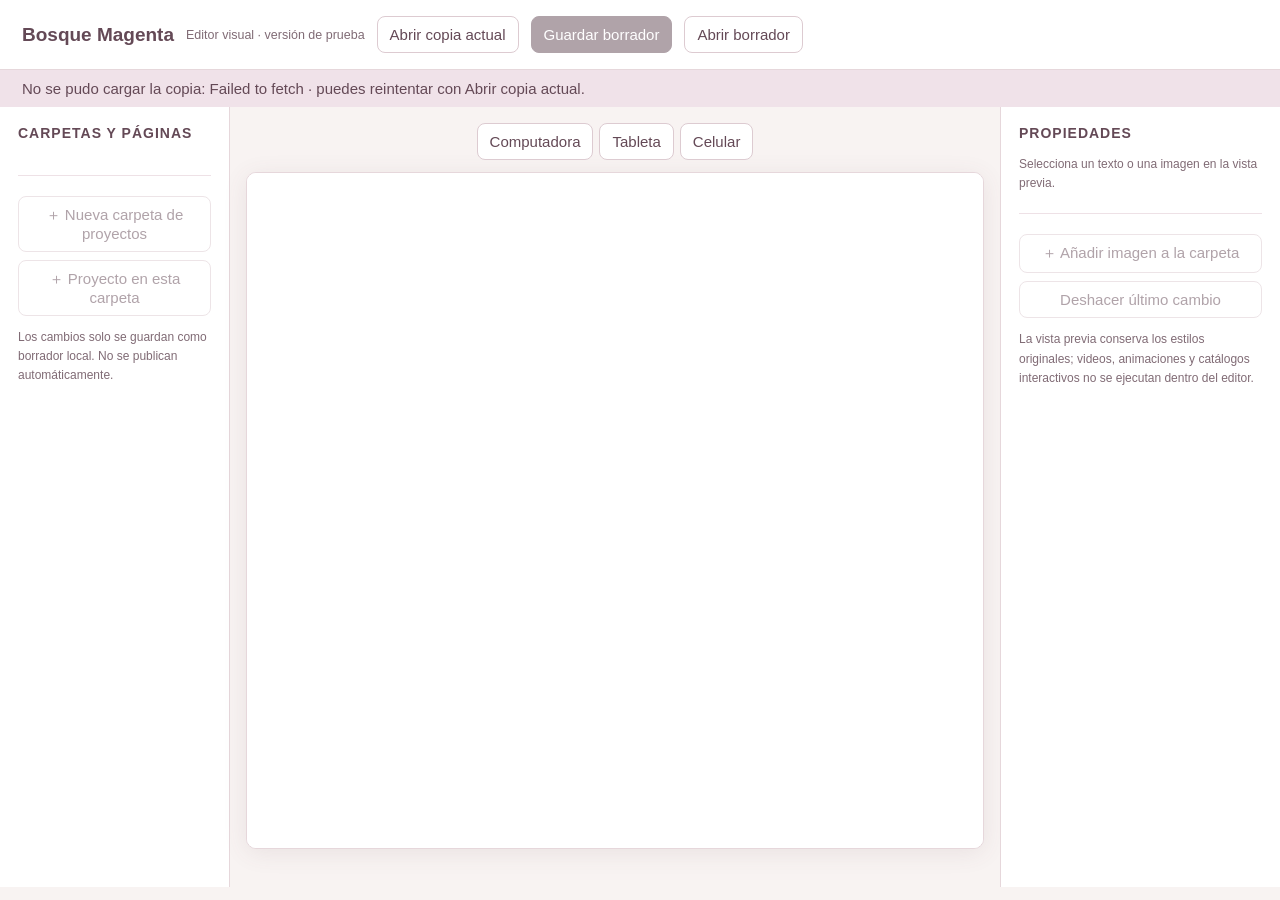
<file: editor-visual.html>
<!doctype html>
<html lang="es"><head><meta charset="utf-8"><meta name="viewport" content="width=device-width,initial-scale=1"><title>Editor visual · Bosque Magenta</title>
<style>
*{box-sizing:border-box}body{margin:0;font:15px Arial,sans-serif;color:#644956;background:#f8f3f2}header{display:flex;align-items:center;gap:12px;flex-wrap:wrap;padding:16px 22px;background:#fff;border-bottom:1px solid #e6d7db}header strong{font-size:19px}header small{color:#806b75}button,select,input,textarea{font:inherit}button{border:1px solid #ddcbd1;background:white;color:#644956;border-radius:8px;padding:9px 12px;cursor:pointer}button:hover{background:#f4e7ed}button:disabled{opacity:.5;cursor:default}.primary{background:#644956;color:white;border-color:#644956}.primary:hover{background:#795768}.workspace{display:grid;grid-template-columns:230px minmax(0,1fr) 280px;min-height:calc(100vh - 120px)}aside{padding:18px;background:#fff;border-right:1px solid #e6d7db;overflow:auto}aside:last-child{border-right:none;border-left:1px solid #e6d7db}h2{font-size:14px;text-transform:uppercase;letter-spacing:1px;margin:0 0 14px}h3{font-size:16px;margin:24px 0 10px}label{display:block;font-size:13px;margin:12px 0 5px}input:not([type=file]),select,textarea{width:100%;border:1px solid #ddcbd1;border-radius:7px;padding:9px;background:white;color:#493a43}textarea{min-height:125px;resize:vertical}.pages{display:grid;gap:5px}.pages button{text-align:left;border:0;background:#f9f4f5}.pages button.active{background:#e9d5df;font-weight:bold}.canvas{padding:16px;min-width:0}.toolbar{display:flex;gap:6px;justify-content:center;margin-bottom:12px}.frame{width:100%;max-width:100%;margin:auto;background:white;box-shadow:0 4px 24px #64495619;border:1px solid #e6d7db;border-radius:10px;overflow:hidden}.frame iframe{display:block;width:100%;height:75vh;border:0;background:#fff}#status{padding:10px 22px;background:#f0e2e9;color:#644956;white-space:pre-wrap;overflow-wrap:anywhere}.hint{font-size:12px;color:#806b75;line-height:1.6}.stack{display:grid;gap:8px}.hidden{display:none!important}dialog{border:1px solid #ddcbd1;border-radius:12px;padding:22px;width:min(460px,95vw);color:#644956}dialog::backdrop{background:#33233166}hr{border:0;border-top:1px solid #eee1e6;margin:20px 0}@media(max-width:850px){.workspace{grid-template-columns:1fr}aside{border:0!important}.pages{grid-template-columns:repeat(auto-fit,minmax(140px,1fr))}.frame iframe{height:65vh}}
</style></head><body>
<header><strong>Bosque Magenta</strong><small>Editor visual · versión de prueba</small><button id="reload">Abrir copia actual</button><button id="export" class="primary" disabled>Guardar borrador</button><button id="restore">Abrir borrador</button><input type="file" id="draft" accept=".json" hidden></header>
<div id="status" role="status">Cargando una copia del portafolio…</div>
<div class="workspace"><aside><h2>Carpetas y páginas</h2><div id="pages" class="pages"></div><hr><div class="stack"><button id="newFolder" disabled>＋ Nueva carpeta de proyectos</button><button id="newCase" disabled>＋ Proyecto en esta carpeta</button></div><p class="hint">Los cambios solo se guardan como borrador local. No se publican automáticamente.</p></aside>
<main class="canvas"><div class="toolbar"><button data-width="100%">Computadora</button><button data-width="768px">Tableta</button><button data-width="390px">Celular</button></div><div class="frame" id="frame"><iframe id="preview" title="Vista previa del portafolio" sandbox="allow-same-origin"></iframe></div></main>
<aside><h2>Propiedades</h2><p class="hint" id="instructions">Selecciona un texto o una imagen en la vista previa.</p><div id="textPanel" class="hidden"><label for="textValue">Texto seleccionado</label><textarea id="textValue"></textarea><button id="applyText">Aplicar texto</button></div>
<div id="imagePanel" class="hidden"><label for="alt">Descripción de la imagen</label><input id="alt"><label for="imageFile">Sustituir imagen</label><input type="file" id="imageFile" accept="image/png,image/jpeg,image/webp,image/gif"><label for="width">Ancho (%)</label><input id="width" type="range" min="10" max="100" value="100"><output id="widthLabel">100 %</output><label for="height">Alto máximo (px; vacío = automático)</label><input type="number" min="20" max="3000" id="height"><label for="fit">Ajuste</label><select id="fit"><option value="contain">Imagen completa</option><option value="cover">Rellenar y recortar</option></select><button id="applyImage">Aplicar ajustes</button></div><hr><div class="stack"><button id="addImage" disabled>＋ Añadir imagen a la carpeta</button><input type="file" id="extraImage" accept="image/png,image/jpeg,image/webp,image/gif" hidden><button id="undo" disabled>Deshacer último cambio</button></div><p class="hint">La vista previa conserva los estilos originales; videos, animaciones y catálogos interactivos no se ejecutan dentro del editor.</p></aside></div>
<dialog id="folderDialog"><form method="dialog" id="folderForm"><h2 id="folderTitle">Nueva carpeta</h2><label>Nombre<input id="name" required maxlength="120"></label><label>Descripción<textarea id="description"></textarea></label><label id="groupLabel">Categoría<select id="group"><option value="design">Diseño y comunicación</option><option value="education">Tecnología educativa</option><option value="media">Multimedia</option><option value="photo">Fotografía</option></select></label><label>Imagen de portada<input id="coverFile" type="file" accept="image/png,image/jpeg,image/webp,image/gif" required></label><div style="display:flex;gap:10px;margin-top:20px"><button type="button" id="cancel">Cancelar</button><button class="primary" type="submit">Agregar</button></div></form></dialog>
<script>
'use strict';
const repo='nacord2691/Bosque-Magenta', api='https://api.github.com/repos/'+repo, raw='https://raw.githubusercontent.com/'+repo+'/', $=id=>document.getElementById(id);
let source=null,css='',baseCommit='',view='home',selected=null,lookup=[],assets={},history=[],folderMode=true,dirty=false,renderVersion=0;
const say=s=>$('status').textContent=s;
const decode=b=>new TextDecoder().decode(Uint8Array.from(atob(b.replace(/\s/g,'')),c=>c.charCodeAt(0)));
async function request(url){const r=await fetch(url,{cache:'no-store',headers:{Accept:'application/vnd.github+json'}});if(!r.ok)throw Error('GitHub: '+r.status);return r.json()}
function serialize(){return '<!DOCTYPE html>\n'+source.documentElement.outerHTML}
function parse(html){return new DOMParser().parseFromString(html,'text/html')}
function valid(doc){return !!doc.querySelector('#home-view .projects')&&!!doc.querySelector('main[data-view="home"]')}
function checkpoint(){history.push({html:serialize(),assets:{...assets},view});if(history.length>25)history.shift();dirty=true;$('undo').disabled=false}
function clearSelection(){selected=null;$('textPanel').classList.add('hidden');$('imagePanel').classList.add('hidden');$('instructions').textContent='Selecciona un texto o una imagen en la vista previa.'}
function ready(){for(const id of ['export','newFolder'])$(id).disabled=false;rebuild();render()}
async function load(){if(dirty&&!confirm('¿Descartar los cambios sin guardar?'))return;try{say('Cargando copia actual desde GitHub…');const ref=await request(api+'/branches/main');const sha=ref.commit.sha;const [h,c]=await Promise.all(['index.html','styles.css'].map(p=>request(api+'/contents/'+p+'?ref='+sha)));const doc=parse(decode(h.content));if(!valid(doc))throw Error('No se encontró la estructura del portafolio');source=doc;css=decode(c.content);baseCommit=sha;assets={};history=[];view='home';dirty=false;clearSelection();$('undo').disabled=true;ready();say('Copia actual cargada. Selecciona un elemento para editarlo.');}catch(e){say('No se pudo cargar la copia: '+e.message+' · puedes reintentar con Abrir copia actual.');}}
function getPage(){return Array.from(source.querySelectorAll('main[data-view]')).find(m=>m.dataset.view===view)}
function rebuild(){const box=$('pages');box.replaceChildren();for(const m of source.querySelectorAll('main[data-view]')){const b=document.createElement('button');b.textContent=m.dataset.view==='home'?'Inicio / Sobre mí / Contacto':m.querySelector('h1')?.textContent||m.dataset.view;b.className=m.dataset.view===view?'active':'';b.onclick=()=>{view=m.dataset.view;clearSelection();rebuild();render()};box.append(b)}$('newCase').disabled=view==='home';$('addImage').disabled=view==='home'}
function assetURL(p){if(!p)return '';if(assets[p])return 'data:'+assets[p].type+';base64,'+assets[p].base64;if(/^assets\//.test(p))return raw+baseCommit+'/'+p.split('/').map(encodeURIComponent).join('/');return /^https:\/\//i.test(p)?p:''}
function render(){if(!source)return;const version=++renderVersion,doc=source.cloneNode(true);lookup=[];const selector='h1,h2,h3,h4,p,figcaption,.tags span,img,a.more';const originals=source.querySelectorAll(selector), copies=doc.querySelectorAll(selector);originals.forEach((el,i)=>{if(el.closest('dialog')||(!el.matches('img')&&el.children.length))return;lookup[i]=el;copies[i].setAttribute('data-bm-edit',i)});
doc.querySelectorAll('script,iframe,object,embed,base,link,meta[http-equiv],style').forEach(x=>x.remove());doc.querySelectorAll('main[data-view]').forEach(m=>{m.hidden=m.dataset.view!==view});doc.querySelectorAll('img').forEach(img=>{const p=img.getAttribute('data-local-src')||img.getAttribute('src');img.removeAttribute('srcset');img.removeAttribute('loading');const url=assetURL(p);if(url)img.setAttribute('src',url);else img.removeAttribute('src')});doc.querySelectorAll('video,audio').forEach(x=>{x.removeAttribute('autoplay');x.removeAttribute('src');x.querySelectorAll('source').forEach(y=>y.remove())});doc.querySelectorAll('a').forEach(a=>{a.removeAttribute('href');a.removeAttribute('target')});doc.querySelectorAll('[data-bm-edit]').forEach(x=>{if(lookup[Number(x.dataset.bmEdit)]===selected)x.classList.add('bm-selected')});
const meta=doc.createElement('meta');meta.httpEquiv='Content-Security-Policy';meta.content="default-src 'none'; img-src https://raw.githubusercontent.com data:; style-src 'unsafe-inline'; font-src data:; base-uri 'none'; form-action 'none'";doc.head.prepend(meta);const st=doc.createElement('style');st.textContent=css+'\n[data-bm-edit]{cursor:pointer!important}[data-bm-edit]:hover,.bm-selected{outline:2px solid #b76d92!important;outline-offset:3px}';doc.head.append(st);const frame=$('preview');frame.onload=()=>{if(version!==renderVersion)return;const pd=frame.contentDocument;if(!pd)return;pd.addEventListener('click',e=>{e.preventDefault();const hit=e.target.closest('[data-bm-edit]');if(!hit)return;selected=lookup[Number(hit.dataset.bmEdit)];if(!selected)return;pd.querySelectorAll('.bm-selected').forEach(x=>x.classList.remove('bm-selected'));hit.classList.add('bm-selected');showProperties()});};frame.srcdoc='<!doctype html>'+doc.documentElement.outerHTML;}
function showProperties(){const img=selected.matches('img');$('instructions').textContent=img?'Imagen seleccionada':'Texto seleccionado';$('textPanel').classList.toggle('hidden',img);$('imagePanel').classList.toggle('hidden',!img);if(img){$('alt').value=selected.alt||'';$('width').value=parseFloat(selected.style.width)||100;$('widthLabel').value=$('width').value+' %';$('height').value=parseFloat(selected.style.maxHeight)||'';$('fit').value=selected.style.objectFit==='cover'?'cover':'contain';$('imageFile').value='';}else $('textValue').value=selected.textContent}
function changed(message){rebuild();render();say(message+' · borrador sin publicar.')}
function targetImage(){return selected&&selected.matches('img')?selected:null}
async function fileAsset(file){if(!file||!['image/png','image/jpeg','image/webp','image/gif'].includes(file.type))throw Error('Selecciona una imagen PNG, JPG, WEBP o GIF.');if(file.size>12*1024*1024)throw Error('La imagen debe pesar menos de 12 MB.');const bytes=new Uint8Array(await file.arrayBuffer());let s='';for(let i=0;i<bytes.length;i+=8192)s+=String.fromCharCode(...bytes.subarray(i,i+8192));const ext={'image/png':'png','image/jpeg':'jpg','image/webp':'webp','image/gif':'gif'}[file.type];const path='assets/editor/'+Date.now()+'-'+Math.random().toString(36).slice(2,9)+'.'+ext;return {path,type:file.type,base64:btoa(s)}}
function addAsset(a){assets[a.path]={type:a.type,base64:a.base64};return a.path}
function el(tag,cls,txt){const n=source.createElement(tag);if(cls)n.className=cls;if(txt!==undefined)n.textContent=txt;return n}
function imageNode(path,alt){const im=el('img');im.setAttribute('data-local-src',path);im.alt=alt;im.loading='lazy';return im}
function makeFigure(path,name){const f=el('figure'),a=el('a','zoom');a.setAttribute('data-local-href',path);a.append(imageNode(path,name));f.append(a,el('figcaption','',name));return f}
function unique(name){const slug=name.normalize('NFD').replace(/[\u0300-\u036f]/g,'').toLowerCase().replace(/[^a-z0-9]+/g,'-').replace(/^-|-$/g,'')||'proyecto';return 'nuevo-'+slug+'-'+Date.now().toString(36)}
$('applyText').onclick=()=>{if(!selected||selected.matches('img'))return;checkpoint();selected.textContent=$('textValue').value;changed('Texto actualizado')};
$('width').oninput=()=>{$('widthLabel').value=$('width').value+' %'};
$('applyImage').onclick=()=>{const img=targetImage();if(!img)return;checkpoint();img.alt=$('alt').value;img.style.width=$('width').value+'%';img.style.maxWidth='100%';img.style.height='auto';img.style.maxHeight=$('height').value?Math.max(20,Math.min(3000,Number($('height').value)))+'px':'';img.style.objectFit=$('fit').value;changed('Tamaño y descripción actualizados')};
$('imageFile').onchange=async e=>{const img=targetImage(),file=e.target.files[0];if(!img||!file)return;try{const a=await fileAsset(file);if(!source.contains(img))return;checkpoint();const old=img.getAttribute('data-local-src')||img.getAttribute('src');const path=addAsset(a);img.removeAttribute('src');img.setAttribute('data-local-src',path);const anchor=img.closest('a');if(anchor&&anchor.classList.contains('zoom')){for(const key of ['data-local-href','href'])if(anchor.getAttribute(key)===old){anchor.removeAttribute('href');anchor.setAttribute('data-local-href',path)}}changed('Imagen sustituida');}catch(err){say(err.message)}};
function openFolder(mode){folderMode=mode;$('folderForm').reset();$('folderTitle').textContent=mode?'Nueva carpeta':'Nuevo proyecto en esta carpeta';$('groupLabel').hidden=!mode;$('folderDialog').showModal()}
$('newFolder').onclick=()=>openFolder(true);$('newCase').onclick=()=>openFolder(false);$('cancel').onclick=()=>$('folderDialog').close();
$('folderForm').onsubmit=async e=>{e.preventDefault();const name=$('name').value.trim(),desc=$('description').value.trim();if(!name)return;try{const a=await fileAsset($('coverFile').files[0]);checkpoint();const path=addAsset(a),id=unique(name);if(folderMode){const article=el('article','project');article.dataset.category=$('group').value;const cover=el('a','cover');cover.href='#view-'+id;cover.append(imageNode(path,name));const copy=el('div','project-copy'),more=el('a','more','Ver proyecto ↗');more.href='#view-'+id;copy.append(el('p','eyebrow',$('group').selectedOptions[0].textContent),el('h3','',name),el('p','',desc),more);article.append(cover,copy);source.querySelector('#home-view .projects').append(article);const m=el('main','wrap detail');m.id='view-'+id;m.dataset.view=id;m.dataset.project=id;m.hidden=true;const preview=el('div','detail-preview');preview.append(imageNode(path,name));const back=el('a','btn','Ver otros proyectos');back.href='#proyectos';m.append(el('p','eyebrow','Portafolio / '+name),el('h1','',name),el('p','lead',desc),preview,back);source.querySelector('footer').before(m);view=id;}else{const m=getPage(),sec=el('section','case');sec.id=id;const g=el('div','gallery detail-gallery');g.append(makeFigure(path,name));sec.append(el('h2','',name),el('p','case-desc',desc),g);const back=m.querySelector('a.btn[href="#proyectos"]');m.insertBefore(sec,back||null);const nav=m.querySelector('.case-index');if(nav){const link=el('a','',name);link.href='#'+id;nav.append(link)}}$('folderDialog').close();clearSelection();changed('Proyecto agregado');}catch(err){say(err.message)}};
$('addImage').onclick=()=>$('extraImage').click();$('extraImage').onchange=async e=>{try{const f=e.target.files[0];if(!f)return;const a=await fileAsset(f);const m=getPage();if(!m||view==='home')return;checkpoint();const path=addAsset(a),g=el('div','gallery detail-gallery');g.append(makeFigure(path,f.name.replace(/\.[^.]+$/,'')));const sec=el('section','case');sec.id=unique('imagen');sec.append(g);m.insertBefore(sec,m.querySelector('a.btn[href="#proyectos"]')||null);changed('Imagen agregada');}catch(err){say(err.message)}finally{e.target.value=''}};
$('undo').onclick=()=>{const h=history.pop();if(!h)return;source=parse(h.html);assets=h.assets;view=h.view;clearSelection();$('undo').disabled=!history.length;changed('Último cambio deshecho')};
$('export').onclick=()=>{if(!source)return;const data={format:'bosque-magenta-draft-v1',repository:repo,baseCommit,html:serialize(),assets};const blob=new Blob([JSON.stringify(data)],{type:'application/json'}),url=URL.createObjectURL(blob),a=document.createElement('a');a.href=url;a.download='Bosque-Magenta-borrador.json';a.click();setTimeout(()=>URL.revokeObjectURL(url),5000);dirty=false;say('Borrador descargado. Envíalo en este chat para revisar y publicar los cambios; todavía no se ha modificado GitHub.')};
$('restore').onclick=()=>$('draft').click();$('draft').onchange=async e=>{const f=e.target.files[0];if(!f)return;try{if(dirty&&!confirm('¿Descartar los cambios sin guardar?'))return;const d=JSON.parse(await f.text());if(d.format!=='bosque-magenta-draft-v1'||d.repository!==repo||!/^[a-f0-9]{40}$/.test(d.baseCommit))throw Error('Borrador no válido');const doc=parse(d.html);if(!valid(doc))throw Error('No se encontró el portafolio');for(const [p,a] of Object.entries(d.assets||{})){if(!/^assets\/editor\/[a-z0-9-]+\.(png|jpg|webp|gif)$/.test(p)||!['image/png','image/jpeg','image/webp','image/gif'].includes(a.type)||!/^[-A-Za-z0-9+/=]+$/.test(a.base64))throw Error('Imagen no válida')}const c=await request(api+'/contents/styles.css?ref='+d.baseCommit);source=doc;css=decode(c.content);baseCommit=d.baseCommit;assets=d.assets||{};view='home';history=[];dirty=false;clearSelection();$('undo').disabled=true;ready();say('Borrador recuperado. Puedes continuar editando.');}catch(err){say(err.message)}finally{e.target.value=''}};
$('reload').onclick=load;document.querySelectorAll('[data-width]').forEach(b=>b.onclick=()=>$('frame').style.width=b.dataset.width);window.addEventListener('beforeunload',e=>{if(dirty){e.preventDefault();e.returnValue=''}});load();
</script></body></html>
</file>
<file: styles.css>
:root{
  --paper:#fcfbfa;
  --white:#ffffff;
  --ink:#6b6b6b;
  --ink-strong:#694d59;
  --ink-soft:#888588;
  --line:#e8e0e3;
  --rose-50:#fbf6f7;
  --rose-100:#f4eaee;
  --rose-200:#ecd8df;
  --rose-300:#e2c3ce;
  --rose-400:#c79bad;
  --shadow:0 18px 44px rgba(88,52,67,.08);
  --shadow-soft:0 8px 24px rgba(88,52,67,.07);
  --radius:26px;
  --radius-lg:34px;
  --wrap:min(1160px, calc(100% - 64px));
}
*{box-sizing:border-box}
html{scroll-behavior:smooth;scroll-padding-top:90px}
body{
  margin:0;
  background:var(--paper);
  color:var(--ink);
  font:300 18px/1.72 "GeosansLight","Avenir Next","Helvetica Neue",Arial,sans-serif;
  letter-spacing:.01em;
}
a{color:inherit;text-decoration:none}
a:focus-visible,button:focus-visible{outline:2px solid var(--rose-400);outline-offset:4px}
img{max-width:100%;display:block}
button{font:inherit}
.wrap{width:var(--wrap);margin:auto}
.skip{position:absolute;left:-9999px}
.skip:focus{left:16px;top:16px;z-index:999;background:var(--white);padding:12px 16px;border-radius:12px}

header{
  position:sticky;top:0;z-index:40;
  background:rgba(252,251,250,.86);
  backdrop-filter:blur(12px);
  border-bottom:1px solid rgba(232,224,227,.88);
}
nav{display:flex;align-items:center;justify-content:space-between;gap:22px;min-height:88px}
.logo{width:160px;height:76px;object-fit:contain;object-position:left center}
.navlinks{display:flex;align-items:center;gap:26px;flex-wrap:wrap;font-size:15px;color:var(--ink-soft)}
.navlinks a{transition:color .2s ease,opacity .2s ease}
.navlinks a:hover{color:var(--ink-strong)}
.nav-cv{padding:11px 16px;border:1px solid var(--rose-300);border-radius:999px;color:var(--ink-strong);background:var(--white)}
.menu{display:none;border:1px solid var(--rose-300);background:var(--white);color:var(--ink-strong);padding:9px 14px;border-radius:999px;cursor:pointer}

h1,h2,h3{margin:0;color:var(--ink-strong);font-family:"Utendo","Prixma","Avenir Next","Helvetica Neue",Arial,sans-serif;font-weight:400;letter-spacing:-.04em;line-height:1.02}
h1{font-size:clamp(48px,7vw,92px)}
h2{font-size:clamp(34px,4vw,56px)}
h3{font-size:clamp(26px,3vw,38px)}
p{margin:0 0 18px}
.eyebrow{margin:0 0 16px;font-size:14px;letter-spacing:.20em;text-transform:uppercase;color:#9a8690}
.lead{font-size:30px;line-height:1.22;max-width:780px;color:var(--ink)}
.section-intro{display:grid;gap:14px;margin-bottom:38px}

.hero-band{
  background:
    radial-gradient(circle at 76% 30%, rgba(226,195,206,.72), transparent 34%),
    linear-gradient(180deg, #fff 0%, #fdf8fa 100%);
}
.hero{display:grid;grid-template-columns:minmax(0,1.05fr) minmax(300px,.95fr);align-items:center;gap:72px;padding:70px 0 84px}
.hero h1{margin-bottom:18px}
.hero .lead{margin-bottom:18px}
.hero-note{color:#8f8b8d;font-size:17px;margin-bottom:26px}
.hero-actions{display:flex;flex-wrap:wrap;gap:14px;margin-top:28px}
.btn{
  display:inline-flex;align-items:center;gap:10px;
  padding:14px 24px;border-radius:999px;
  border:1px solid transparent;background:var(--ink-strong);color:#fff;
  box-shadow:var(--shadow-soft);transition:transform .2s ease, box-shadow .2s ease, background .2s ease;
}
.btn:hover{transform:translateY(-2px);box-shadow:0 12px 28px rgba(88,52,67,.16)}
.btn-outline{background:transparent;color:var(--ink-strong);border-color:var(--rose-300);box-shadow:none}
.btn-outline:hover{background:var(--rose-50)}
.btn svg{width:18px;height:18px}
.portrait-frame{
  justify-self:center;position:relative;max-width:500px;width:100%;
  padding:28px 34px 0;border-radius:54% 54% 18% 18% / 36% 36% 10% 10%;
  background:radial-gradient(circle at 50% 34%, rgba(225,173,190,.95), rgba(245,231,236,.96) 58%, rgba(255,255,255,0) 82%);
}
.portrait{
  width:100%;object-fit:contain;border-radius:32px;
  filter:drop-shadow(0 20px 32px rgba(71,41,54,.15));
}

.work-band,.skills-band{background:var(--white)}
.work{padding:84px 0}
.filters{display:flex;flex-wrap:wrap;gap:12px;margin:0 0 32px}
.filters button{
  padding:10px 16px;border-radius:999px;border:1px solid var(--rose-300);
  background:var(--white);color:var(--ink-strong);cursor:pointer;transition:all .2s ease
}
.filters button:hover{background:var(--rose-50)}
.filters button.active{background:var(--ink-strong);color:#fff;border-color:var(--ink-strong)}
.projects{display:grid;grid-template-columns:repeat(2,minmax(0,1fr));gap:42px 28px}
.project{display:flex;flex-direction:column;min-width:0}
.cover{
  display:block;border-radius:30px;overflow:hidden;background:var(--rose-100);
  aspect-ratio:1.45/1;box-shadow:var(--shadow);border:1px solid rgba(232,224,227,.7);
  transition:transform .25s ease, box-shadow .25s ease;
}
.cover:hover{transform:translateY(-4px);box-shadow:0 22px 54px rgba(88,52,67,.13)}
.cover img{width:100%;height:100%;object-fit:cover}
.cover .device-stage{margin:0;height:100%;padding:0;background:none}
.project-copy{padding:22px 4px 0;display:flex;flex-direction:column;gap:10px;flex:1}
.project-copy .eyebrow{margin-bottom:0}
.project-copy h3{
  font-size:clamp(32px,3.3vw,48px);
  line-height:1.05;
  color:#775667;
  display:inline;
  background:linear-gradient(transparent 60%, rgba(226,195,206,.88) 0);
  box-decoration-break:clone;-webkit-box-decoration-break:clone;
  padding-right:.12em;
}
.project-copy p:not(.eyebrow){font-size:21px;line-height:1.48;color:var(--ink)}
.more{display:inline-flex;align-items:center;gap:8px;margin-top:auto;color:var(--ink-strong);font-size:16px}
.more:hover{text-decoration:underline;text-underline-offset:4px}
.project[hidden]{display:none}

.about{background:var(--rose-50);padding:86px 0}
.about .split,.skills .split{display:grid;grid-template-columns:.85fr 1.15fr;gap:56px}
.about h2,.skills h2{max-width:360px}
.tags{display:flex;flex-wrap:wrap;gap:10px;margin:30px 0}
.tags span{padding:10px 14px;border:1px solid var(--rose-300);border-radius:999px;background:rgba(255,255,255,.8);color:var(--ink-soft);font-size:16px}
.experience{margin-top:24px;padding-top:24px;border-top:1px solid var(--line)}
.experience h3{font-size:28px;margin-bottom:14px}

.skills{background:var(--white);padding:80px 0}
.skills .lead{font-size:22px;max-width:none}

.contact{background:#f1e3e8;padding:82px 0}
.contact h2{margin-bottom:16px}
.contact-grid{display:grid;grid-template-columns:repeat(2,minmax(0,1fr));gap:16px;max-width:840px;margin-top:34px}
.contact-grid>a,.contact-grid>div{
  display:flex;align-items:center;gap:16px;padding:20px 22px;border-radius:24px;background:rgba(255,255,255,.92);
  border:1px solid rgba(226,195,206,.9);box-shadow:var(--shadow-soft)
}
.contact-grid a:hover{transform:translateY(-2px)}
.contact-grid svg{width:26px;height:26px;color:var(--ink-strong);flex-shrink:0}
.contact-grid small{display:block;margin-bottom:4px;color:#9a8690;font-size:13px;letter-spacing:.12em;text-transform:uppercase}

footer{display:flex;justify-content:space-between;gap:18px;padding:24px 0 32px;color:#8b8789;font-size:15px}

.detail{padding:48px 0 92px}
.detail .eyebrow{margin-top:6px}
.detail h1{
  font-size:clamp(42px,6vw,80px);
  color:#775667;line-height:1.05;display:inline;
  background:linear-gradient(transparent 62%, rgba(226,195,206,.88) 0);
  box-decoration-break:clone;-webkit-box-decoration-break:clone;padding-right:.12em;
}
.detail .lead{max-width:840px;font-size:24px;margin-top:18px}
.detail-preview{margin:34px 0 34px}
.detail-preview>img,
.case-preview img{width:100%;border-radius:30px;box-shadow:var(--shadow);border:1px solid rgba(232,224,227,.74)}
.case-index{display:flex;flex-wrap:wrap;gap:10px;margin:0 0 32px}
.case-index a{padding:10px 16px;border-radius:999px;border:1px solid var(--rose-300);background:var(--white);color:var(--ink-strong);font-size:15px}
.case-index a:hover{background:var(--rose-50)}
.case{margin:28px 0 0;padding:30px;border-radius:30px;background:var(--white);border:1px solid rgba(232,224,227,.84);box-shadow:var(--shadow-soft)}
.case:nth-of-type(even){background:#fffdfd}
.case h2{font-size:clamp(28px,3vw,42px);margin-bottom:10px}
.case-desc{max-width:850px;color:var(--ink);font-size:20px;line-height:1.55}
.case-preview{margin:26px 0 30px}
.device-stage{
  display:flex;align-items:center;justify-content:center;gap:18px;
  margin:26px 0 30px;padding:28px;border-radius:30px;
  background:linear-gradient(180deg, #f8f1f3 0%, #f2e4e8 100%);
  border:1px solid rgba(226,195,206,.85);overflow:hidden
}
.device{position:relative;flex:0 1 auto;min-width:0;background:linear-gradient(135deg,#37343a,#131318 65%,#4a4950);border:1px solid #6e6a73;box-shadow:0 18px 28px rgba(44,31,38,.26);padding:7px}
.device-screen{height:100%;border-radius:18px;overflow:hidden;background:#fff}
.device-screen img{width:100%;height:100%;object-fit:contain}
.phone{width:31%;max-width:260px;aspect-ratio:9/18.5;border-radius:30px}
.phone:before{content:"";position:absolute;top:10px;left:50%;transform:translateX(-50%);width:28%;height:5px;background:#1b1b1f;border-radius:99px}
.tablet{width:46%;max-width:440px;aspect-ratio:4/3;border-radius:20px}
.tablet .device-screen{border-radius:14px}
.laptop{width:82%;max-width:720px;aspect-ratio:16/10;border-radius:18px 18px 6px 6px;padding:10px}
.laptop .device-screen{border-radius:10px}
.laptop:after{content:"";position:absolute;left:-7%;right:-7%;bottom:-12px;height:14px;background:linear-gradient(#cfcfd4,#8a8a92);border-radius:0 0 50px 50px;box-shadow:0 10px 12px rgba(35,26,30,.12)}

.browser-pair{display:grid;grid-template-columns:repeat(2,minmax(0,1fr));gap:18px;margin:26px 0 30px}
.browser-card{background:var(--rose-50);padding:14px;border-radius:28px;border:1px solid rgba(226,195,206,.85);box-shadow:var(--shadow-soft)}
.browser-window{background:var(--white);border-radius:20px;overflow:hidden;box-shadow:0 14px 24px rgba(88,52,67,.09)}
.browser-top{display:flex;align-items:center;gap:8px;padding:14px 16px;border-bottom:1px solid var(--line);background:#fbf7f8}
.browser-top span{width:10px;height:10px;border-radius:50%;background:#e3c5cf;display:inline-block}
.browser-body{display:flex;justify-content:center;padding:18px;background:#fff}
.browser-body img{max-height:620px;width:auto;object-fit:contain}

.gallery{display:grid;grid-template-columns:repeat(3,minmax(0,1fr));gap:18px;margin-top:24px}
.gallery figure{margin:0;display:flex;flex-direction:column;gap:8px;min-width:0}
.zoom{display:flex;align-items:center;justify-content:center;min-height:250px;height:300px;background:var(--rose-50);border-radius:24px;padding:16px;border:1px solid rgba(232,224,227,.9);overflow:hidden;transition:transform .2s ease, box-shadow .2s ease}
.zoom:hover{transform:translateY(-2px);box-shadow:var(--shadow-soft)}
.zoom img{width:100%;height:100%;object-fit:contain}
figcaption{font-size:16px;color:var(--ink-soft)}

.book-view{margin:28px 0;padding:28px;border-radius:32px;background:linear-gradient(180deg,#fbf6f7 0%,#f2e3e8 100%);border:1px solid rgba(226,195,206,.82)}
.book-stage{display:flex;justify-content:center;align-items:flex-start;gap:0;filter:drop-shadow(0 16px 20px rgba(88,52,67,.12))}
.book-stage img{background:#fff;max-width:49%;max-height:620px;object-fit:contain}
.book-left{border-radius:8px 0 0 8px}
.book-right{border-radius:0 8px 8px 0}
.book-controls{display:flex;flex-wrap:wrap;justify-content:center;align-items:center;gap:14px;margin:22px 0 10px}
.book-controls button{padding:11px 18px;border-radius:999px;border:1px solid var(--rose-300);background:#fff;color:var(--ink-strong);cursor:pointer}
.book-controls button:hover:not(:disabled){background:var(--ink-strong);color:#fff}
.book-controls button:disabled{opacity:.45;cursor:default}
.book-count{color:var(--ink-soft)}
.book-view .more{margin-top:6px}

audio,video{width:min(100%,900px);border-radius:24px;display:block;margin-top:24px;background:#111}
.embed{width:min(100%,980px);aspect-ratio:16/9;border-radius:28px;overflow:hidden;border:1px solid rgba(226,195,206,.85);box-shadow:var(--shadow-soft);background:#fff;margin-top:24px}
.embed iframe{border:0;width:100%;height:100%}

dialog{border:0;border-radius:28px;padding:42px 20px 16px;max-width:94vw;max-height:96vh;background:var(--paper);box-shadow:var(--shadow)}
dialog::backdrop{background:rgba(33,21,28,.76)}
dialog img{max-width:88vw;max-height:78vh;object-fit:contain;margin:auto}
dialog p{font-size:18px;margin:10px 0 0;text-align:center;color:var(--ink)}
.close{position:absolute;right:14px;top:10px;border:0;background:none;font-size:34px;color:var(--ink-strong);cursor:pointer}

@media (max-width: 980px){
  .hero{grid-template-columns:1fr;gap:40px}
  .portrait-frame{max-width:400px}
  .projects{grid-template-columns:1fr}
  .about .split,.skills .split{grid-template-columns:1fr;gap:30px}
  .contact-grid{grid-template-columns:1fr}
  .gallery{grid-template-columns:repeat(2,minmax(0,1fr))}
  .browser-pair{grid-template-columns:1fr}
}
@media (max-width: 720px){
  :root{--wrap:min(1160px, calc(100% - 34px))}
  body{font-size:17px}
  nav{min-height:74px;flex-wrap:wrap;padding:8px 0}
  .menu{display:block}
  .navlinks{display:none;width:100%;flex-direction:column;align-items:flex-start;padding:8px 0 14px;gap:12px}
  .navlinks.open{display:flex}
  .lead{font-size:24px}
  .hero{padding:42px 0 56px}
  .work,.about,.skills,.contact{padding:50px 0}
  .detail{padding:30px 0 64px}
  .case{padding:18px}
  .gallery{grid-template-columns:1fr}
  .zoom{height:auto;min-height:220px}
  .device-stage{padding:16px;gap:10px}
  .phone{max-width:160px;border-radius:22px}
  .phone:before{top:8px;height:4px}
  .tablet{max-width:250px}
  .laptop{width:100%}
  .browser-card{padding:10px}
  .browser-body img{max-height:480px}
  .book-view{padding:16px}
  .book-stage img{max-height:420px}
  footer{flex-direction:column;padding-top:20px}
}
@media (prefers-reduced-motion: reduce){
  html{scroll-behavior:auto}
  *, *::before, *::after{transition:none !important;animation:none !important}
}
.cover{aspect-ratio:3/2;border-radius:6px;box-shadow:none;border:0}.cover img{object-fit:contain}.project-copy h3{align-self:flex-start;background:linear-gradient(transparent 40%,#f8cadd 40%);font-family:Futura,"Century Gothic","Avenir Next",sans-serif;font-weight:500;font-size:clamp(26px,3vw,42px)}.project-copy p:not(.eyebrow),body{font-family:"Avenir Next","Helvetica Neue",Arial,sans-serif;font-weight:300;color:#626066}.case{border:0;box-shadow:none;background:white}.detail-preview{max-width:960px;margin:30px auto}.detail-preview>img,.case-preview img{border-radius:6px;box-shadow:none;border:0}.gallery .zoom{background:linear-gradient(#f7f0eb,#dfc0c7);border-radius:6px;padding:24px}.gallery .zoom img{filter:drop-shadow(0 7px 9px #3d26352b)}.browser-body{height:380px;overflow:hidden;align-items:flex-start;padding:14px}.browser-body img{width:100%;max-height:none;height:auto;align-self:flex-start}.browser-card .more{margin-top:12px}.book-stage img[hidden]{display:none}.full-art img{max-height:none;width:min(100%,740px);height:auto}.full-art{overflow:auto}.case-preview a{display:block}.skills{background:#f7f5f2}
@font-face{font-family:LocalGeo;src:local("GeosansLight"),local("Geosans Light");font-display:swap} @font-face{font-family:LocalUtendo;src:local("Utendo Regular"),local("Utendo");font-display:swap}body,.project-copy p:not(.eyebrow),p,.lead,figcaption{font-family:LocalGeo,"Avenir Next","Helvetica Neue",Arial,sans-serif;font-weight:300;color:#626066}h1,h2,h3,.project-copy h3{font-family:LocalUtendo,Futura,"Century Gothic","Avenir Next",sans-serif;font-weight:500}.project-copy h3{display:block;align-self:flex-start;background:#f8cadd;line-height:1.18;letter-spacing:-.035em;padding:0 .04em}.cover{border-radius:6px}.cover img{object-fit:contain}.project-copy{padding:23px 0 0}.project-copy .eyebrow{letter-spacing:.18em}.project-copy p:not(.eyebrow){font-size:21px}.detail[hidden],#home-view[hidden],.project[hidden]{display:none!important}.detail-preview img{max-width:900px;margin:auto}.case-preview img{max-width:800px;margin:auto}.case{padding:30px 0}.book-stage img[hidden]{display:none}.browser-body img{max-width:100%}.browser-body{height:380px;overflow:hidden}.original-open{display:block;text-align:center}.full-art img{max-height:none!important;height:auto;width:min(740px,84vw)}dialog.full-art{overflow:auto}.portrait{max-height:560px;object-fit:contain}.work{padding-top:65px} @media(max-width:700px){.project-copy p:not(.eyebrow){font-size:18px}.case{padding:15px 0}}
.project-copy h3,.detail h1,h1,h2,h3{background:none!important;text-decoration:none!important;box-shadow:none!important}.project-copy h3,.detail h1{padding-right:0}.environment-infographic{margin-top:34px}.environment-infographic .device-screen a{display:block;width:100%;height:100%}.environment-infographic .device-screen img{object-fit:contain}.case .embed{margin-top:28px}.case .btn{margin:18px 8px 18px 0}

/* Colección de identidades: presentación sobre blanco */
#view-identidad-visual{background:#fff;position:relative;isolation:isolate}
#view-identidad-visual::before{content:"";position:absolute;inset:0 calc((100vw - 100%)/-2);background:#fff;z-index:-1;pointer-events:none}
.brand-intro{margin:45px 0 24px}.brand-intro p:last-child{margin:0;color:#626066}.brand-wall{display:grid;grid-template-columns:repeat(3,minmax(0,1fr));gap:20px;margin-bottom:65px;align-items:stretch}.brand-tile{margin:0;min-width:0}.brand-card{display:grid;grid-template-rows:minmax(180px,1fr) auto;align-items:stretch;gap:16px;width:100%;min-height:278px;padding:24px 22px 18px;background:#fff!important;border:1px solid #e9e7e7;border-radius:8px;box-shadow:0 5px 16px #30222b09;transition:transform .22s,box-shadow .22s;overflow:visible}.brand-card:hover{transform:translateY(-4px);box-shadow:0 12px 25px #30222b14}.brand-card img{width:100%;height:100%;max-height:190px;object-fit:contain;object-position:center center;filter:none!important;background:white;padding:10px;margin:auto}.brand-caption{width:100%;display:flex;align-items:center;justify-content:space-between;gap:10px;font-size:15px;color:#626066;border-top:1px solid #eee;padding-top:12px;line-height:1.3;min-height:46px}.brand-caption span{color:#775667}.brand-study-heading{margin:40px 0 20px}.brand-study-heading h2{font-size:clamp(28px,4vw,44px)}#view-identidad-visual .case{background:#fff;border-top:1px solid #ece9ea;border-radius:0;padding:30px 0;box-shadow:none}#view-identidad-visual .gallery .zoom{background:#fff;border:1px solid #eee;border-radius:6px;padding:24px}#view-identidad-visual .gallery .zoom img{object-fit:contain;filter:none}#viewer.brand-white,#viewer.brand-white img{background:white}#viewer.brand-white img{width:auto;height:auto;max-width:86vw;max-height:76vh;object-fit:contain}.sticker-feature{max-width:740px;margin:28px auto}.sticker-feature .zoom{height:auto;padding:0;background:white;min-height:0;border:0}.sticker-feature img{width:100%;height:auto;object-fit:contain}.sticker-feature figcaption{text-align:center;margin-top:10px}@media(max-width:780px){.brand-wall{grid-template-columns:repeat(2,minmax(0,1fr));gap:12px}.brand-card{min-height:230px;padding:16px 14px 14px;grid-template-rows:minmax(140px,1fr) auto}.brand-card img{max-height:150px;padding:6px}.brand-caption{font-size:13px;min-height:40px}}@media(max-width:420px){.brand-wall{grid-template-columns:1fr}.brand-card{min-height:210px;padding:14px 12px 12px;grid-template-rows:minmax(128px,1fr) auto}.brand-card img{max-height:138px;padding:4px}} .project-copy h3,.detail h1{background:none!important;text-decoration:none!important}

.hero h1{font-size:clamp(32px,4.2vw,58px)!important;line-height:1.1!important;letter-spacing:-.035em}.hero .lead{font-size:clamp(19px,2vw,23px)!important;line-height:1.5!important}.hero-note{font-size:15px!important}.hero{padding-block:48px 60px!important;gap:48px}.project-copy h3,.detail h1{background:none!important}.brand-wall .brand-card{display:flex!important;flex-direction:column!important;justify-content:space-between!important;height:auto!important;min-height:250px!important;overflow:visible!important}.brand-wall .brand-card img{display:block!important;width:100%!important;height:180px!important;max-height:180px!important;min-height:0!important;object-fit:contain!important;object-position:center!important;transform:none!important;clip-path:none!important;aspect-ratio:auto!important;padding:8px!important;flex:0 0 180px!important;background:#fff!important}.brand-wall .brand-caption{flex:0 0 auto!important}.email-showcase{display:grid;grid-template-columns:repeat(2,minmax(0,1fr));gap:28px;margin:30px 0}.email-piece{margin:0;min-width:0}.email-piece .mockup-display{display:block;height:auto!important;min-height:0!important;padding:0!important;overflow:hidden;background:#fff;border:0;border-radius:14px;box-shadow:0 15px 30px #694d5920}.email-piece .mockup-display img{display:block;width:100%!important;height:auto!important;object-fit:contain!important;max-height:none!important}.email-piece figcaption{margin:14px 0 6px}.email-showcase.single{grid-template-columns:minmax(0,820px);justify-content:center}.cover[href="#view-comunicacion-corporativa"] img{object-fit:contain!important;background:#f3e4ea}.detail-preview img[data-local-src="assets/mockup-aliado.webp"]{max-width:820px;margin:auto}.zoom-original{margin-top:6px}.device-stage .device+.device{margin-left:-12px}.device-stage .device:nth-child(2){z-index:2;transform:translateY(-6px)}@media(max-width:700px){.email-showcase{grid-template-columns:1fr}.hero{gap:26px!important}.brand-wall .brand-card img{height:150px!important;max-height:150px!important;flex-basis:150px!important}}

.email-showcase.single{display:grid;grid-template-columns:minmax(0,1fr);gap:28px}.email-showcase .mockup-display{height:auto!important;min-height:0!important;aspect-ratio:auto!important;padding:0!important;display:block!important;overflow:visible!important;background:transparent!important}.email-showcase .mockup-display img{width:100%!important;height:auto!important;max-height:none!important;object-fit:contain!important;display:block}.email-piece .zoom-original{margin:8px 12px 0 0}

/* UNED: context-specific mockups, original artwork never redrawn */
.uned-gallery{display:grid!important;grid-template-columns:repeat(2,minmax(0,1fr))!important;gap:30px!important}.uned-gallery figure{min-width:0;margin:0}.uned-stage{position:relative;display:flex!important;justify-content:center;align-items:center;isolation:isolate;aspect-ratio:1.45;min-height:0!important;height:auto!important;overflow:hidden!important;padding:7% 8%!important;border-radius:14px!important;border:1px solid #e5cfd8!important;background:radial-gradient(ellipse at 25% 5%,#fff8fa,transparent 55%),linear-gradient(150deg,#f8e9ef,#e7bbc9)!important;box-shadow:none!important}.uned-stage:before{content:'';position:absolute;z-index:-1;width:82%;height:70%;border-radius:48% 48% 12% 12%;background:linear-gradient(135deg,#f9e8ed,#e5b4c4);right:-19%;top:-12%;transform:rotate(-20deg)}.uned-stage:after{content:'';position:absolute;z-index:-1;bottom:5%;left:14%;width:72%;height:14%;border-radius:50%;background:#79515e44;filter:blur(17px)}.uned-stage img{display:block!important;object-fit:contain!important;object-position:center!important;width:100%!important;height:100%!important;max-width:100%!important;max-height:100%!important;border:0!important;box-shadow:none!important;border-radius:0!important;background:white!important;padding:0!important}.uned-stage .uned-poster{height:100%;max-width:83%;aspect-ratio:3/4;padding:8px;background:linear-gradient(125deg,#3b353a,#1b181c);border-radius:3px;box-shadow:8px 13px 20px #6a404b50,0 2px 4px #32202a70;transform:rotate(-3deg);display:flex;align-items:center;justify-content:center}.uned-stage .uned-poster img{height:auto!important;max-height:100%!important;width:auto!important;max-width:100%!important}.uned-stage .uned-tablet{width:86%;height:92%;padding:10px;border:2px solid #777;border-radius:18px;background:#202024;box-shadow:8px 15px 20px #6a404b55;transform:rotate(-4deg);display:flex;align-items:center;justify-content:center}.uned-stage .uned-tablet.portrait{width:auto;aspect-ratio:3/4;height:100%}.uned-stage .uned-tablet img{border-radius:7px!important}.uned-stage .uned-browser{width:96%;background:#fcfcfd;border:6px solid #272629;border-radius:11px;box-shadow:8px 15px 24px #6a404b55;transform:rotate(-2deg);padding-bottom:8px;overflow:hidden}.uned-browser .uned-toolbar{height:20px;background:#ededef;display:flex;align-items:center;gap:4px;padding:0 8px}.uned-toolbar i{width:5px;height:5px;background:#c9a4b1;border-radius:50%}.uned-toolbar b{width:62%;height:8px;background:white;border-radius:3px;margin-left:8px}.uned-browser img{max-height:240px!important;height:auto!important;width:100%!important}.uned-stage.uned-book{aspect-ratio:1.8;padding:5% 9%!important;gap:0}.uned-book .uned-page{width:49%;height:auto;position:relative;box-shadow:4px 11px 19px #6a404b55;background:white;border:1px solid #ddd;transform:rotate(-3deg);z-index:2}.uned-book .uned-page+ .uned-page{transform:rotate(3deg);margin-left:-2%;z-index:1}.uned-book .uned-page img{height:auto!important}.uned-gallery figcaption{padding:8px 0 0;font-size:17px;color:#666}.uned-gallery .more{margin-top:8px}.uned-logo-preview{background:#fff!important}.uned-logo-preview .uned-poster{background:#fff;transform:rotate(-3deg);padding:18px;width:62%;aspect-ratio:1;max-width:62%;height:auto;box-shadow:5px 11px 24px #3c29332c}.uned-logo-preview:before{background:#f4f1f2}.uned-logo-preview:after{background:#9993}.uned-logo-preview img{object-fit:contain!important}.uned-stage:hover{transform:translateY(-3px)!important;box-shadow:0 12px 24px #80506323!important}@media(max-width:680px){.uned-gallery{grid-template-columns:1fr!important}.uned-stage{padding:7%!important}.uned-browser img{max-height:200px!important}}

.folder-showcase{margin:28px 0 36px}.folder-showcase .mockup-display{max-width:100%;margin:auto}.folder-showcase .zoom-original{display:inline-block}#view-fotografia .detail-gallery .zoom{background:#fff!important;padding:10px!important;height:auto!important;min-height:0!important;aspect-ratio:auto!important}#view-fotografia .detail-gallery .zoom img{width:100%!important;height:auto!important;max-height:520px!important;object-fit:contain!important;transform:none!important}#view-fotografia .detail-preview img{object-fit:contain!important;max-height:540px;width:auto;max-width:100%;margin:auto}a.cover[href="#view-fotografia"] img{object-fit:contain!important;background:#f5ecef}
.cover[href="#view-infografias-y-diseno-editorial"] img,.detail-preview img[data-local-src="assets/portada-infografias-y-diseno-editorial.webp"]{object-fit:contain!important;object-position:center!important;background:#ead4d9!important}



/* Social: original artworks inside restrained editorial mockups. */
.cover[href="#view-contenido-para-redes"] img{object-fit:contain!important;background:#eed6dd}
.social-index{gap:10px!important;margin-bottom:30px!important}.social-case{padding-top:35px!important;margin-top:34px!important}.social-showcase{display:grid;grid-template-columns:minmax(0,1fr);gap:20px;margin:22px auto 18px;max-width:1000px}.social-showcase.social-double{grid-template-columns:repeat(2,minmax(0,1fr));max-width:none}.social-mockup{display:block!important;overflow:hidden!important;padding:0!important;border:0!important;aspect-ratio:3/2!important;border-radius:12px!important;box-shadow:0 12px 32px #79536420!important;background:#f4e5e9!important}.social-mockup img{width:100%!important;height:100%!important;object-fit:contain!important;display:block!important;transform:none!important}.social-archive{border:1px solid #e6dbe0;border-radius:10px;margin:14px 0 18px;padding:14px 20px;background:#fff}.social-archive summary{cursor:pointer;color:#775568;font-weight:500;font-size:16px}.social-originals{display:grid!important;grid-template-columns:repeat(3,minmax(0,1fr))!important;gap:20px!important;margin-top:20px!important}.social-originals .zoom{display:flex!important;align-items:center;justify-content:center;aspect-ratio:1!important;min-height:0!important;height:auto!important;padding:12px!important;background:#f8f4f5!important;overflow:hidden!important}.social-originals .zoom img{width:100%!important;height:100%!important;object-fit:contain!important;transform:none!important;max-height:none!important}.social-originals figcaption{font-size:15px!important;color:#70666b!important}.social-case .email-showcase{margin-top:20px!important}@media(max-width:720px){.social-showcase.social-double{grid-template-columns:1fr}.social-originals{grid-template-columns:repeat(2,minmax(0,1fr))!important}.social-archive{padding:12px}.social-case{padding-top:18px!important}}



.neo-gallery{display:grid;grid-template-columns:repeat(2,minmax(0,1fr));gap:30px;margin:26px 0 40px}.neo-gallery figure{margin:0;min-width:0}.neo-gallery figcaption{margin-top:14px;color:#71666c;font-size:17px;line-height:1.4}.neo-stage{display:flex!important;align-items:center;justify-content:center;position:relative;isolation:isolate;aspect-ratio:3/2!important;height:auto!important;min-height:0!important;overflow:hidden!important;padding:7% 8%!important;background:radial-gradient(ellipse at 20% 5%,#fff8fa 0%,transparent 60%),linear-gradient(145deg,#f6e5e8,#dcb4c2)!important;border:1px solid #e5ced6!important;border-radius:13px!important;box-shadow:0 12px 30px #6d455310!important}.neo-stage:before{content:'';position:absolute;inset:0;z-index:-1;background:linear-gradient(155deg,transparent 50%,#fceaf13b 50%)}.neo-stage img{display:block!important;width:100%!important;height:auto!important;max-height:none!important;object-fit:contain!important;transform:none!important;padding:0!important;border-radius:0!important}.neo-tablet{width:82%;padding:12px;background:linear-gradient(125deg,#48454b,#17171a);border:1px solid #77737b;border-radius:17px;box-shadow:7px 19px 25px #68434d45;transform:rotate(-3deg);overflow:hidden}.neo-tablet img{border-radius:5px!important}.neo-poster{width:48%;transform:rotate(5deg);box-shadow:10px 17px 25px #6d45554a;background:white;border:1px solid #d6c6c3}.neo-laptop{width:96%;transform:rotate(-2deg)}.neo-laptop-screen{width:89%;margin:auto;padding:8px 8px 12px;background:linear-gradient(135deg,#4c4b50,#141418);border-radius:9px 9px 3px 3px;box-shadow:0 9px 14px #55364633}.neo-laptop-screen img{background:#fff}.neo-laptop-base{height:12px;border-radius:1px 1px 50% 50%;background:linear-gradient(#d9d7d8,#959397 62%,#e6e2e4);box-shadow:2px 12px 20px #6d45554a}.neo-facebook{width:83%;background:#fff;border:1px solid #e3e0e2;border-radius:8px;overflow:hidden;box-shadow:9px 18px 25px #65404c42;transform:rotate(2deg)}.neo-fb-head{display:flex;align-items:center;gap:8px;padding:9px 10px;font:600 12px/1.3 Arial,sans-serif;color:#25262a}.neo-fb-head small{font-size:10px;font-weight:400;color:#777}.neo-fb-avatar{background:#187748;color:white;border-radius:50%;width:26px;height:26px;display:grid;place-items:center}.neo-fb-more{margin-left:auto;color:#777;font-size:18px}.neo-fb-actions{font:11px/1.2 Arial,sans-serif;color:#666;text-align:center;padding:8px 4px}.social-originals{margin:18px 0 30px!important}.neo-stage:hover .neo-tablet,.neo-stage:hover .neo-poster,.neo-stage:hover .neo-laptop,.neo-stage:hover .neo-facebook{filter:brightness(1.025)}@media(max-width:700px){.neo-gallery{grid-template-columns:1fr;gap:22px}.neo-stage{padding:6%!important}.neo-fb-head{font-size:10px}.neo-fb-actions{font-size:9px}}


.neo-composition{margin:28px 0 18px}.neo-composition>a.zoom{display:block!important;width:100%;height:auto!important;min-height:0!important;aspect-ratio:auto!important;padding:0!important;overflow:hidden!important;border-radius:14px;background:#efd6e0;box-shadow:0 14px 32px #694d591b}.neo-composition img{display:block!important;width:100%!important;height:auto!important;max-height:none!important;object-fit:contain!important;transform:none!important}.neo-composition figcaption{margin:14px 0 0}.neo-art-links{display:flex;flex-wrap:wrap;gap:12px 24px;margin:12px 0 0}.neo-art-links a{display:inline-flex!important;align-items:center;gap:6px;padding:0!important;min-height:0!important;height:auto!important;background:none!important;box-shadow:none!important;border:0!important;border-radius:0!important;color:#795565;text-decoration:underline;text-underline-offset:4px;aspect-ratio:auto!important;cursor:pointer;font-size:16px}.neo-art-links a:hover{color:#8c2d46}

.photo-grid{display:grid;grid-template-columns:repeat(3,minmax(0,1fr));gap:24px;align-items:start;margin:26px 0 42px}.photo-grid figure{margin:0;min-width:0}.photo-grid a.zoom{display:block!important;background:#fff!important;padding:0!important;border:0!important;box-shadow:none!important;aspect-ratio:auto!important;height:auto!important;overflow:visible!important}.photo-grid img{display:block;width:100%!important;height:auto!important;max-height:none!important;object-fit:contain!important;border-radius:5px;box-shadow:0 8px 24px #5c3a4916;transition:transform .25s ease,box-shadow .25s ease}.photo-grid a:hover img,.photo-grid a:focus-visible img{transform:translateY(-4px);box-shadow:0 14px 28px #5c3a4928}.photo-grid figcaption{margin:12px 0 0;color:#646067;font-size:16px}.photo-cover img{width:100%;max-width:920px!important;object-fit:contain!important;height:auto!important}.photo-case h2{margin-bottom:14px}@media(max-width:800px){.photo-grid{grid-template-columns:repeat(2,minmax(0,1fr));gap:18px}}@media(max-width:480px){.photo-grid{grid-template-columns:1fr}}

#view-fotografia .photo-collection{margin:38px 0 50px}#view-fotografia .unified-photo-grid{display:block!important;columns:3;column-gap:22px;margin:0}#view-fotografia .unified-photo-grid figure{break-inside:avoid;display:block;margin:0 0 22px!important}#view-fotografia .unified-photo-grid img{border-radius:3px;box-shadow:0 5px 20px #4c334211}#view-fotografia .photo-cover{max-width:920px;margin-inline:auto}@media(max-width:850px){#view-fotografia .unified-photo-grid{columns:2;column-gap:15px}#view-fotografia .unified-photo-grid figure{margin-bottom:15px!important}}@media(max-width:480px){#view-fotografia .unified-photo-grid{columns:1}}


.edu-detail .detail-preview{margin:28px auto 36px;max-width:1050px;border-radius:12px;overflow:hidden;background:#eddae0}.edu-detail .detail-preview img{display:block!important;width:100%!important;max-width:none!important;height:auto!important;object-fit:contain!important}.edu-detail .case{border-top:1px solid #e9dfe2;margin:42px 0;padding:32px 0}.edu-detail .case h2{font-size:clamp(27px,3.1vw,40px);margin:6px 0 12px}.edu-detail .case-desc{max-width:800px;font-size:19px;line-height:1.6;margin-bottom:22px}.edu-detail .edu-kicker{font-size:12px;letter-spacing:.16em;text-transform:uppercase;color:#8a6577;margin:0 0 8px}.edu-index{display:flex;flex-wrap:wrap;gap:10px;margin:0 0 30px}.edu-index a{background:#f9f2f4;border:1px solid #ead8df;border-radius:5px;padding:10px 14px;color:#725264;text-decoration:none}.edu-index a:hover{background:#ecd8e0}.edu-original{max-width:850px;margin:28px auto}.edu-original figure{margin:0}.edu-original img{width:100%;height:auto;display:block;border:1px solid #ebdfe4;border-radius:6px}.edu-original figcaption{margin:12px 0;font-size:15px}.edu-feature{max-width:900px;margin:24px auto}.edu-feature img{width:100%;height:auto;display:block;border-radius:10px}.edu-detail .book-view{margin:24px auto;max-width:950px;background:#f7f1f3;border-radius:10px;padding:20px}.edu-detail .book-stage{background:transparent}.edu-interactive{margin:18px 0;background:#f8f3f5;border:1px solid #e8dce1;border-radius:8px;padding:12px 18px}.edu-interactive summary{color:#765464;cursor:pointer;padding:8px 0}.edu-interactive .embed{margin:12px 0!important}.edu-detail .btn{margin:10px 0 16px}.edu-detail .uned-gallery{gap:22px}.edu-detail .environment-infographic{margin:18px 0}.edu-detail .environment-infographic .device-stage{min-height:0}.edu-detail .environment-infographic .device-screen img{height:auto!important;max-height:none!important}.cover[href="#view-ruta-segura-en-campo"] img,.cover[href="#view-recursos-educativos-y-moodle"] img{object-fit:contain!important;background:#eddae0}.edu-detail .case-index a:focus-visible,.edu-interactive summary:focus-visible{outline:2px solid #8c2d46;outline-offset:3px}@media(max-width:700px){.edu-detail .case{margin:25px 0;padding:22px 0}.edu-detail .book-view{padding:10px}.edu-detail .case-desc{font-size:17px}.edu-index a{font-size:14px;padding:8px 10px}}


/* Redes sociales: mockups a ancho completo, unificados y sin recortar las artes. */
#view-contenido-para-redes .social-showcase,
#view-contenido-para-redes .social-showcase.social-double,
#view-contenido-para-redes .email-showcase.single {
  display:grid!important; grid-template-columns:minmax(0,1fr)!important;
  width:100%; max-width:none!important; gap:24px; margin:24px 0;
}
#view-contenido-para-redes .neo-composition {width:100%;max-width:none;margin:24px 0;}
#view-contenido-para-redes .social-mockup,
#view-contenido-para-redes .neo-composition > a.zoom,
#view-contenido-para-redes .email-piece .mockup-display {
  display:block!important; width:100%!important; max-width:none!important;
  height:auto!important; min-height:0!important; max-height:none!important;
  aspect-ratio:auto!important; padding:0!important; margin:0!important;
  border:0!important; border-radius:12px!important; overflow:hidden!important;
  background:transparent!important; box-shadow:0 12px 32px #79536420!important;
}
#view-contenido-para-redes .social-mockup img,
#view-contenido-para-redes .neo-composition img,
#view-contenido-para-redes .email-piece .mockup-display img {
  display:block!important; width:100%!important; max-width:100%!important;
  height:auto!important; max-height:none!important; min-height:0!important;
  object-fit:contain!important; object-position:center!important; transform:none!important;
}


/* Títulos editoriales de la colección fotográfica */
#view-fotografia .unified-photo-grid figcaption {
  display:block; margin:9px 0 0; padding:0 2px; font-size:17px;
  line-height:1.4; color:#755565; font-weight:400; text-align:left;
}
</file>
